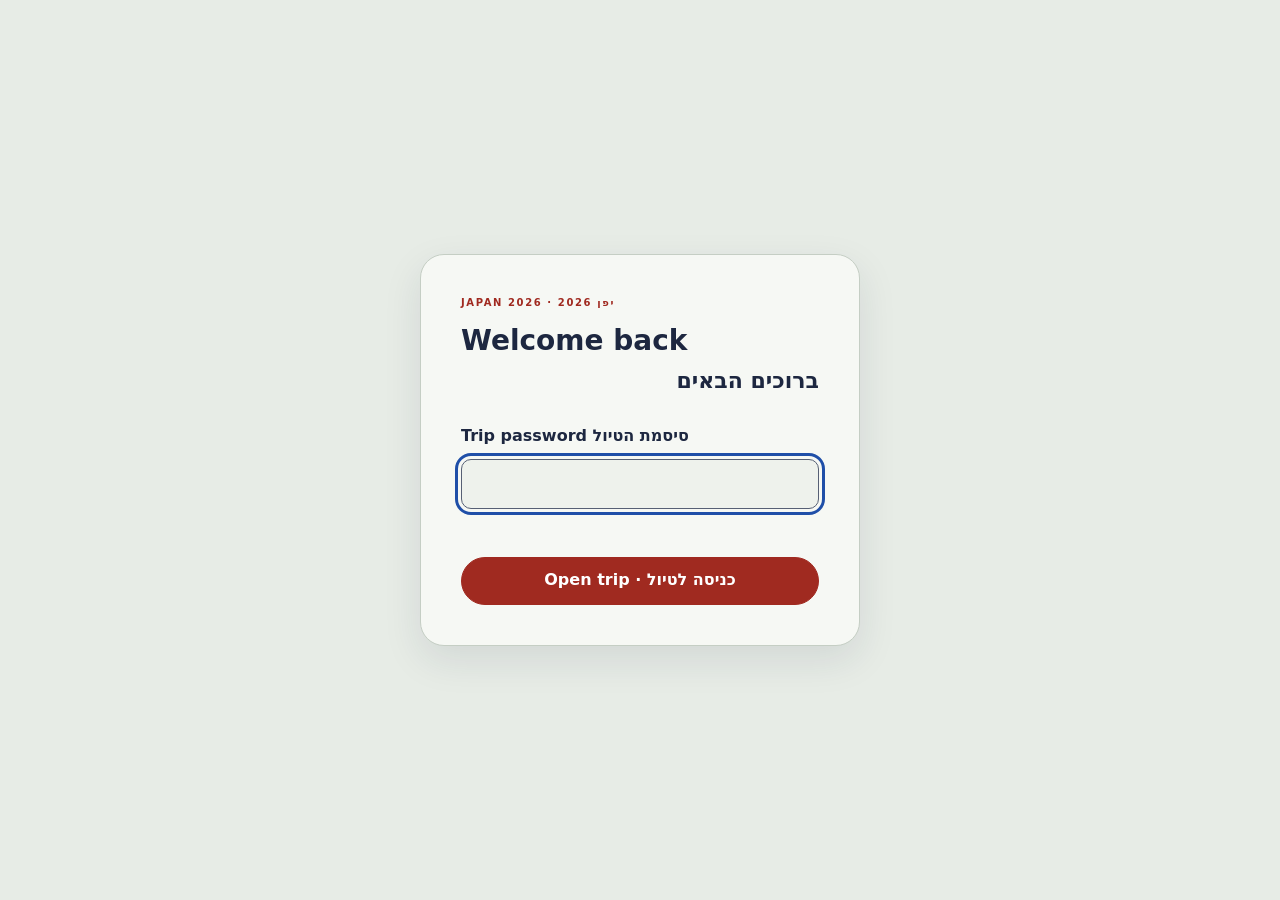
<file: index.html>
<!doctype html>
<html lang="en" dir="ltr">
<head>
  <meta charset="utf-8">
  <meta name="viewport" content="width=device-width,initial-scale=1,viewport-fit=cover">
  <meta name="theme-color" content="#17264b">
  <meta name="description" content="Private bilingual control center for the Horn family Japan trip, 29 September to 21 October 2026.">
  <title>Japan 2026 · Horn Family Trip Control Center</title>
  <link rel="manifest" href="manifest.json">
  <link rel="icon" href="assets/family-icon.jpeg?v=2.19.1" type="image/jpeg">
  <link rel="stylesheet" href="japan-2026-v2.css?v=2.19.1">
  <link rel="apple-touch-icon" href="assets/apple-touch-icon.png">
</head>
<body>
  <section class="access-screen" id="accessScreen" aria-labelledby="accessTitle">
    <form class="access-card" id="accessForm">
      <p class="eyebrow">JAPAN 2026 · יפן 2026</p>
      <h1 id="accessTitle">Welcome back <span lang="he" dir="rtl">ברוכים הבאים</span></h1>
      <label for="accessPassword">Trip password <span lang="he" dir="rtl">סיסמת הטיול</span></label>
      <input id="accessPassword" type="password" autocomplete="current-password" required autofocus aria-describedby="accessError" dir="ltr">
      <p id="accessError" role="alert"></p>
      <button class="primary-button" type="submit" id="accessSubmit">Open trip · כניסה לטיול</button>
      <noscript><p>Enable JavaScript to open the trip. <span lang="he" dir="rtl">יש להפעיל JavaScript כדי לפתוח את הטיול.</span></p></noscript>
    </form>
  </section>
  <div id="tripApplication" hidden inert>
  <a class="skip-link" href="#main">Skip to trip content</a>
  <div class="ambient ambient-a" aria-hidden="true"></div>
  <div class="ambient ambient-b" aria-hidden="true"></div>

  <header class="app-header">
    <div class="header-main">
      <button class="monogram" id="monogram" type="button" aria-label="Japan 2026 home" title="Japan 2026">日</button>
      <div class="brand-copy">
        <p class="eyebrow" data-i18n="privateControl">PRIVATE TRIP CONTROL</p>
        <h1 data-i18n="appTitle">Japan 2026</h1>
        <p data-i18n="appSubtitle">Gilad solo · then the Horn family of five</p>
      </div>
      <div class="header-actions">
        <button class="icon-button me-button" id="meButton" type="button" data-who-open="true"><img id="meFace" alt="" width="28" height="28" hidden><span id="meMark" aria-hidden="true">誰</span><span class="button-label" id="meName">Who?</span></button>
        <button class="icon-button" id="accessLock" type="button"><span aria-hidden="true">▣</span><span class="lock-en">Lock</span><span class="lock-he" lang="he">נעילה</span></button>
        <button class="icon-button secrets-button" id="secretsToggle" type="button" aria-haspopup="dialog" aria-controls="secretsDialog">
          <span class="secret-mark" aria-hidden="true">秘</span><span class="button-label" data-i18n="secrets">Secrets</span><span class="secret-badge" id="secretBadge">0/7</span>
        </button>
        <button class="icon-button" id="languageToggle" type="button" aria-label="Switch language">
          <span aria-hidden="true">א/A</span><span class="button-label" data-i18n="language">עברית</span>
        </button>
        <button class="icon-button" id="soundToggle" type="button" aria-label="Open soundscape controls" aria-expanded="false">
          <span aria-hidden="true">♫</span><span class="button-label" data-i18n="sound">Soundscape</span>
        </button>
        <button class="icon-button" id="themeToggle" type="button">
          <span aria-hidden="true">◐</span><span class="button-label">Theme</span>
        </button>
      </div>
    </div>

    <section class="sound-panel" id="soundPanel" hidden aria-labelledby="soundHeading">
      <div>
        <p class="eyebrow" data-i18n="soundEyebrow">QUIET BY DEFAULT</p>
        <h2 id="soundHeading" data-i18n="soundHeading">Tokyo rain + distant chimes</h2>
        <p data-i18n="soundNote">Starts only when you choose. Volume is remembered on this device.</p>
        <div class="sound-mode-switch" id="soundModeSwitch" role="group" aria-label="Soundscape mood">
          <button class="mode-pill" type="button" data-sound-mode="zen" aria-pressed="true"><span aria-hidden="true">琴</span> <span data-i18n="soundModeZen">Zen koto</span></button>
          <button class="mode-pill" type="button" data-sound-mode="trap" aria-pressed="false"><span aria-hidden="true">夜</span> <span data-i18n="soundModeTrap">Night trap</span></button>
        </div>
      </div>
      <div class="sound-controls">
        <button class="primary-button compact" id="audioPlay" type="button"><span aria-hidden="true">▶</span> <span data-i18n="startSound">Start</span></button>
        <label for="volume" data-i18n="volume">Volume</label>
        <input id="volume" type="range" min="0" max="1" step="0.05" value="0.28">
        <button class="ghost-button compact" id="stationChime" type="button" data-i18n="stationChime">Station chime</button>
      </div>
    </section>
    <div class="secret-flash" id="secretFlash" aria-hidden="true"><span id="secretFlashGlyph">秘</span></div>

    <div class="status-strip" id="statusStrip" aria-live="polite"></div>
  </header>

  <p style="margin:12px 24px;font-size:14px" role="note"><span lang="en" dir="ltr">Booking codes are omitted from this online copy. Keep your original confirmations available.</span> <span lang="he" dir="rtl">קודי ההזמנות הוסרו מהעותק המקוון. שמרו את אישורי ההזמנות המקוריים בהישג יד.</span></p>
  <div class="app-shell">
    <aside class="desktop-rail" aria-label="Primary">
      <nav class="primary-nav" id="desktopNav"></nav>
      <div class="rail-foot">
        <span class="status-dot"></span>
        <span data-i18n="localOnly">Local-only · no trackers</span>
      </div>
    </aside>

    <main id="main">
      <section class="view is-active" id="view-itinerary" data-view="itinerary" tabindex="-1">
        <div class="view-heading">
          <div>
            <p class="eyebrow" data-i18n="masterPlan">MASTER PLAN</p>
            <h2 data-i18n="itinerary">Itinerary</h2>
            <p data-i18n="itineraryIntro">A realistic day-by-day plan with buffers, fallbacks, maps, notes, and booking actions.</p>
          </div>
          <div class="view-actions">
            <button class="ghost-button" id="expandAll" type="button" data-i18n="expandAll">Expand all</button>
            <button class="ghost-button" id="collapseAll" type="button" data-i18n="collapseAll">Collapse all</button>
          </div>
        </div>

        <section class="hero-grid" aria-label="Trip overview">
          <article class="countdown-card" id="countdownCard"></article>
          <article class="next-action-card" id="nextActionCard"></article>
          <figure class="hero-photo pop-hero-art">
            <img src="assets/japan-pop-hero-v3.webp" alt="Colorful illustrated Japan scene with Mount Fuji, a castle, Shinkansen, torii gates, sakura, lucky cat, and capsule-toy machine" width="1536" height="1024">
            <figcaption><span data-i18n="popHeroCaption">Japan, turned all the way up.</span></figcaption>
          </figure>
        </section>

        <section class="discovery-board" aria-labelledby="discoveryTitle">
          <div class="discovery-banner">
            <img src="assets/japan-secrets-banner.webp" alt="Washi-style Japan collage with Mount Fuji, a pagoda, torii gates, Shinkansen, samurai helmet, capsule toy machine, and lucky cat" width="2172" height="724">
            <div class="discovery-overlay">
              <p class="eyebrow" data-i18n="discoveryEyebrow">🇯🇵 OPTIONAL DETOURS · ZERO HOMEWORK</p>
              <h3 id="discoveryTitle" data-i18n="discoveryTitle">Japan side quests</h3>
              <p data-i18n="discoveryIntro">Design, temples, tiny prizes, and one suspicious stationmaster. Add only what fits the day.</p>
              <p class="extras-counter" id="extrasCounter" aria-live="polite"></p>
              <button class="primary-button secret-cta" id="secretsHeroButton" type="button"><span aria-hidden="true">秘</span> <span data-i18n="openSecrets">Open 7 obvious secrets</span></button>
            </div>
          </div>
          <div class="side-quest-grid" id="sideQuestGrid"></div>
        </section>

        <div class="segment-tabs" id="segmentTabs" role="group" aria-label="Trip segments"></div>
        <div class="tag-filters" id="tagFilters" role="toolbar" aria-label="Filter options"></div>
        <div class="legend-row" id="legendRow"></div>
        <div class="timeline" id="timeline"></div>
      </section>

      <section class="view" id="view-stays" data-view="stays" tabindex="-1">
        <div class="view-heading">
          <div><p class="eyebrow" data-i18n="sleepPlan">SLEEP PLAN</p><h2 data-i18n="stays">Stays</h2><p data-i18n="staysIntro">Confirmed lodging, the solo-hotel decision, cancellation cliffs, and door-to-door directions.</p></div>
        </div>
        <div id="stayDecision"></div>
        <div class="card-grid two-column" id="staysGrid"></div>
      </section>

      <section class="view" id="view-transit" data-view="transit" tabindex="-1">
        <div class="view-heading">
          <div><p class="eyebrow" data-i18n="movementDesk">MOVEMENT DESK</p><h2 data-i18n="transit">Transit</h2><p data-i18n="transitIntro">Every consequential transfer in one scannable place: fare, booking rule, seat, luggage, backup, and platform logic.</p></div>
        </div>
        <div class="section-label"><span data-i18n="flights">Flights</span></div>
        <div class="card-grid three-column" id="flightsGrid"></div>
        <div id="airportReunion"></div>
        <div id="railBookingDesk"></div>
        <div id="carDays"></div>
        <div class="section-label"><span data-i18n="railAndRoad">Rail & road</span></div>
        <div class="transit-list" id="transitList"></div>
      </section>

      <section class="view" id="view-maps" data-view="maps" tabindex="-1">
        <div class="view-heading">
          <div><p class="eyebrow" data-i18n="mapRoom">MAP ROOM</p><h2 data-i18n="maps">Maps</h2><p data-i18n="mapsIntro">Deliberately link-first: fast on a phone, no slow embed wall, and no private itinerary sent to a map provider until you tap.</p></div>
        </div>
        <div class="map-hero" id="mapHero"></div>
        <div class="section-label"><span data-i18n="regionMaps">Regional map desk</span></div>
        <div class="region-map-grid" id="regionMapGrid"></div>
        <div class="section-label"><span data-i18n="categoryMaps">Themes & split routes</span></div>
        <div class="map-grid" id="mapGrid"></div>
        <div class="section-label"><span data-i18n="dailyMaps">Every day</span></div>
        <div class="day-map-list" id="dayMapList"></div>
      </section>

      <section class="view" id="view-museums" data-view="museums" tabindex="-1">
        <div class="view-heading">
          <div><p class="eyebrow" data-i18n="curatedCulture">CURATED CULTURE</p><h2 data-i18n="museums">Museums</h2><p data-i18n="museumsIntro">A short, opinionated list matched to water systems, trains, design, nostalgia, and the whole family.</p></div>
        </div>
        <div class="filter-bar" id="museumFilters"></div>
        <div class="card-grid three-column" id="museumGrid"></div>
      </section>

      <section class="view" id="view-food" data-view="food" tabindex="-1">
        <div class="view-heading">
          <div><p class="eyebrow" data-i18n="tableReady">TABLE-READY JAPANESE</p><h2 data-i18n="food">Food Cards</h2><p data-i18n="foodIntro">Tap a card to show it full-screen. These describe dietary restrictions accurately; they do not claim an allergy.</p></div>
        </div>
        <div class="food-summary" id="foodSummary"></div>
        <div class="card-grid two-column" id="foodGrid"></div>
      </section>

      <section class="view" id="view-planner" data-view="planner" tabindex="-1">
        <div class="view-heading">
          <div><p class="eyebrow" data-i18n="actionDesk">ACTION DESK</p><h2 data-i18n="planner">Action checklist</h2><p data-i18n="plannerIntro">Every purchase, confirmation, document, and day-of task—with names, timing, instructions, and official links.</p></div>
        </div>
        <div id="checklistOverview"></div>
        <div class="checklist-filters" id="checklistFilters" aria-label="Checklist filters"></div>
        <div id="checklists"></div>
        <div class="section-label"><span data-i18n="decisions">Decisions & open questions</span></div>
        <div id="decisionsList"></div>
        <div class="section-label"><span data-i18n="smallDelights">Small delights</span></div>
        <div id="delights"></div>
      </section>
    </main>
  </div>

  <div class="plan-dock" id="planDock"></div>
  <nav class="mobile-nav" id="mobileNav" aria-label="Primary"></nav>

  <dialog class="plan-dialog" id="planDialog" aria-labelledby="planTitle">
    <div class="plan-shell">
      <button class="dialog-close" id="planClose" type="button" aria-label="Close">×</button>
      <p class="eyebrow">選 · PLAN</p>
      <h2 id="planTitle">Your plan</h2>
      <p class="plan-summary" id="planSummary"></p>
      <div class="plan-actions">
        <button class="primary-button compact" id="planCopy" type="button">Copy plan as text</button>
        <button class="ghost-button compact" id="planShare" type="button">Share</button>
        <button class="ghost-button compact" id="planPrint" type="button">Print</button>
        <button class="ghost-button compact" id="planWho" type="button">Switch person</button>
      </div>
      <div class="plan-body" id="planBody"></div>
    </div>
  </dialog>

  <dialog class="who-dialog" id="whoDialog" aria-labelledby="whoTitle">
    <div class="who-shell">
      <button class="dialog-close" id="whoClose" type="button" aria-label="Close · סגירה" hidden>×</button>
      <p class="eyebrow">誰ですか · WHO · מי</p>
      <h2 id="whoTitle"><span lang="he" dir="rtl">מי אתם? לחצו על עצמכם בתמונה</span><span lang="en" dir="ltr">Who are you? Tap yourself in the picture</span></h2>
      <div class="who-photo" id="whoPhoto">
        <img class="who-art" src="assets/who-family.webp" alt="The Horn family in an onsen under Mount Fuji · משפחת הורן באונסן מול הר פוג׳י" width="840" height="838">
        <div class="who-spots" id="whoSpots"></div>
      </div>
      <p class="who-hello" id="whoHello" aria-live="polite"></p>
      <p class="who-note"><span lang="he" dir="rtl">נשמר בטלפון הזה. אפשר להחליף בכל רגע מהכפתור למעלה.</span> <span lang="en" dir="ltr">Saved on this phone. Switch any time from the button at the top.</span></p>
    </div>
  </dialog>

  <dialog class="code-dialog" id="codeDialog" aria-labelledby="codeTitle">
    <form class="code-shell" id="codeForm">
      <img class="code-face" src="assets/who-gilad.webp" alt="" width="72" height="72">
      <h2 id="codeTitle">Gilad’s code</h2>
      <p id="codeIntro"></p>
      <input id="codeInput" type="password" inputmode="numeric" pattern="[0-9]*" maxlength="4" autocomplete="off" dir="ltr" aria-describedby="codeError">
      <p class="code-error" id="codeError" role="alert"></p>
      <div class="code-actions">
        <button class="primary-button compact" id="codeSubmit" type="submit">Unlock</button>
        <button class="ghost-button compact" id="codeCancel" type="button">Cancel</button>
      </div>
    </form>
  </dialog>

  <dialog class="food-dialog" id="foodDialog" aria-labelledby="foodDialogLabel">
    <form method="dialog" class="dialog-shell">
      <button class="dialog-close" value="close" aria-label="Close">×</button>
      <p class="eyebrow" id="foodDialogLabel"></p>
      <div class="japanese-card" id="foodDialogJapanese" lang="ja"></div>
      <p id="foodDialogTranslation"></p>
      <div class="dialog-actions">
        <button class="primary-button" id="copyFoodCard" type="button"><span aria-hidden="true">⧉</span> <span data-i18n="copyJapanese">Copy Japanese</span></button>
        <button class="ghost-button" id="largeFoodCard" type="button"><span aria-hidden="true">文</span> <span data-i18n="largeText">Large text</span></button>
      </div>
    </form>
  </dialog>

  <dialog class="secrets-dialog" id="secretsDialog" aria-labelledby="secretsTitle">
    <div class="secrets-shell">
      <form method="dialog"><button class="dialog-close" value="close" aria-label="Close">×</button></form>
      <div class="secrets-heading">
        <div>
          <p class="eyebrow" data-i18n="secretsEyebrow">秘密基地 · SECRET BASE</p>
          <h2 id="secretsTitle" data-i18n="secretsTitle">The very obvious Easter eggs</h2>
          <p data-i18n="secretsIntro">Nothing is hidden behind impossible clues. Tap every experiment; discoveries stay checked on this device.</p>
        </div>
        <div class="discovery-score"><strong id="secretsCount">0/7</strong><span data-i18n="found">found</span></div>
      </div>
      <div class="secrets-layout">
        <article class="omikuji-card">
          <img src="assets/tanuki-omikuji.webp" alt="Washi illustration of a cheerful tanuki stationmaster holding a blank ticket beside a shrine fortune box and lucky cat" width="1254" height="1254">
          <div class="omikuji-copy">
            <p class="eyebrow" data-i18n="tanukiDesk">TANUKI STATIONMASTER’S DESK</p>
            <div class="secret-result" id="secretResult" aria-live="polite" data-i18n="secretResultDefault">Your fortune is waiting. The tanuki claims the train is on time.</div>
          </div>
        </article>
        <div class="secret-grid" id="secretGrid"></div>
      </div>
      <p class="secret-clue" data-i18n="secretClue">Still want something hidden? Tap the 日 seal five times. Keyboard adventurers may remember an old ↑ ↑ ↓ ↓ ritual.</p>
    </div>
  </dialog>

  <div class="toast" id="toast" role="status" aria-live="polite"></div>
  <div class="train-easter-egg" id="trainEasterEgg" aria-hidden="true"><span>🚃</span><span>🚃</span><span>🚃</span></div>
  <div class="kaiju" id="kaiju" aria-hidden="true">ゴ</div>
  <div class="samurai-mission" id="samuraiMission" role="status" aria-live="polite" aria-hidden="true"><span aria-hidden="true">侍</span><strong data-i18n="samuraiMission">SAMURAI FOCUS · Protect the itinerary. Defeat one checklist item.</strong></div>
  </div>
  <div class="plan-print-area" id="planPrintArea"></div>
  <script src="access-gate.js?v=2.19.1" defer></script>
</body>
</html>
</file>
<file: japan-2026-v2.css>
:root {
  color-scheme: light;
  /* Station paper, deep indigo ink, vermilion seal. */
  --bg: #e7ece6;
  --paper: #f6f8f4;
  --paper-2: #dde4dc;
  --ivory: #eef2ec;
  --ink: #1d2740;
  --muted: #566074;
  --line: #c5cec4;
  --indigo: #1d2740;
  --indigo-2: #2f4270;
  --on-indigo: #eef1f6;
  --on-indigo-muted: rgba(238,241,246,.74);
  --maple: #c4372b;
  --maple-dark: #a02a20;
  --accent-fill: #a02a20;
  --stamp-soft: rgba(196,55,43,.08);
  --moss: #2f6b5e;
  --moss-fill: #2f6b5e;
  --ginkgo: #b38a2e;
  --ginkgo-light: #d6ae4e;
  --gold-text: #7a5c12;
  --river: #3d6e8c;
  --orange: #c9642d;
  --booked: #1d2740;
  --booked-ink: #eef1f6;
  --c1: #4e8c6e; --c2: #b38a2e; --c3: #c9642d; --c4: #b3261e;
  --callout: #f1ecdd;
  --callout-warning: #f5e6e2;
  --callout-info: #e2ebee;
  --focus: #1f4fa8;
  --scrim: rgba(10,14,20,.5);
  --shadow: 0 14px 38px rgba(29,39,64,.1);
  --shadow-soft: 0 6px 18px rgba(29,39,64,.08);
  --radius: 16px;
  --safe-bottom: env(safe-area-inset-bottom, 0px);
  --font-sans: "Hiragino Sans", "Yu Gothic UI", "Yu Gothic", "Noto Sans JP", "Segoe UI", system-ui, -apple-system, Arial, sans-serif;
  --font-he: "Segoe UI", "Arial Hebrew", "Noto Sans Hebrew", "Hiragino Sans", Arial, sans-serif;
  --font-display: var(--font-sans);
  font-family: var(--font-sans);
  font-synthesis: none;
}
@media (prefers-color-scheme: dark) {
  :root:not([data-theme="light"]) {
    color-scheme: dark;
    --bg: #12171e; --paper: #19202a; --paper-2: #242d3a; --ivory: #1f2733;
    --ink: #e4e8ee; --muted: #9aa4b2; --line: #2b3441;
    --indigo: #26324a; --indigo-2: #33466c;
    --maple: #e8574a; --maple-dark: #f07e72; --accent-fill: #b8392d; --stamp-soft: rgba(232,87,74,.12);
    --moss: #72b5a5; --moss-fill: #2e6b5d; --ginkgo: #d6ae4e; --gold-text: #d6ae4e; --river: #7fb0cc; --orange: #e08450;
    --booked: #2a3547; --booked-ink: #e9edf4;
    --c1: #6fb38f; --c2: #d6ae4e; --c3: #e08450; --c4: #ee6a5f;
    --callout: #2a2618; --callout-warning: #3a2421; --callout-info: #1c2b34;
    --focus: #8db4ff; --scrim: rgba(0,0,0,.6);
    --shadow: 0 14px 38px rgba(0,0,0,.35); --shadow-soft: 0 6px 18px rgba(0,0,0,.28);
  }
}
:root[data-theme="dark"] {
  color-scheme: dark;
  --bg: #12171e; --paper: #19202a; --paper-2: #242d3a; --ivory: #1f2733;
  --ink: #e4e8ee; --muted: #9aa4b2; --line: #2b3441;
  --indigo: #26324a; --indigo-2: #33466c;
  --maple: #e8574a; --maple-dark: #f07e72; --accent-fill: #b8392d; --stamp-soft: rgba(232,87,74,.12);
  --moss: #72b5a5; --moss-fill: #2e6b5d; --ginkgo: #d6ae4e; --gold-text: #d6ae4e; --river: #7fb0cc; --orange: #e08450;
  --booked: #2a3547; --booked-ink: #e9edf4;
  --c1: #6fb38f; --c2: #d6ae4e; --c3: #e08450; --c4: #ee6a5f;
  --callout: #2a2618; --callout-warning: #3a2421; --callout-info: #1c2b34;
  --focus: #8db4ff; --scrim: rgba(0,0,0,.6);
  --shadow: 0 14px 38px rgba(0,0,0,.35); --shadow-soft: 0 6px 18px rgba(0,0,0,.28);
}

* { box-sizing: border-box; }
html { scroll-behavior: smooth; }
body {
  margin: 0;
  color: var(--ink);
  background: var(--bg);
  font-family: var(--font-sans);
  min-width: 320px;
  min-height: 100vh;
  line-height: 1.55;
  overflow-x: hidden;
}
button, input, textarea, select { font: inherit; }
button, a, select, input[type="checkbox"] { -webkit-tap-highlight-color: transparent; }
button { color: inherit; }
a { color: var(--indigo-2); text-underline-offset: 3px; }
a:hover { color: var(--maple-dark); }
img { display: block; max-width: 100%; }

.skip-link {
  position: fixed;
  z-index: 1000;
  inset-inline-start: 16px;
  top: -80px;
  padding: 12px 16px;
  color: white;
  background: var(--maple-dark);
  border-radius: 8px;
}
.skip-link:focus { top: 16px; }

.ambient {
  position: fixed;
  z-index: -1;
  border: 1px solid rgba(23, 38, 75, .09);
  border-radius: 50%;
  pointer-events: none;
}
.ambient-a { width: 480px; height: 480px; top: 16%; right: -260px; }
.ambient-b { width: 320px; height: 320px; bottom: 9%; left: -180px; }

.app-header {
  position: sticky;
  z-index: 50;
  top: 0;
  background: rgba(244, 240, 232, .95);
  border-bottom: 1px solid var(--line);
  backdrop-filter: blur(18px);
}
.header-main {
  min-height: 88px;
  display: flex;
  align-items: center;
  gap: 14px;
  max-width: 1480px;
  margin: 0 auto;
  padding: 12px 24px;
}
.monogram {
  width: 56px;
  height: 56px;
  flex: 0 0 56px;
  display: grid;
  place-items: center;
  border: 1px solid var(--indigo);
  border-radius: 50%;
  color: var(--paper);
  background: var(--indigo);
  box-shadow: inset 0 0 0 5px var(--paper), inset 0 0 0 6px var(--maple);
  cursor: pointer;
  font-family: var(--font-display);
  font-size: 23px;
  font-weight: 700;
}
.brand-copy { min-width: 0; }
.brand-copy h1 { margin: -2px 0 0; font: 700 clamp(22px, 3vw, 31px)/1.05 var(--font-display); letter-spacing: -.02em; }
.brand-copy > p:last-child { margin: 3px 0 0; color: var(--muted); font-size: 13px; }
.eyebrow { margin: 0 0 5px; color: var(--maple-dark); font-size: 10px; font-weight: 800; letter-spacing: .16em; text-transform: uppercase; }
.header-actions { display: flex; gap: 8px; margin-inline-start: auto; }
.icon-button.secrets-button { position: relative; color: white; background: var(--maple-dark); border-color: var(--maple-dark); box-shadow: 0 7px 20px rgba(141,48,43,.2); }
.icon-button.secrets-button:hover { color: white; background: var(--maple); border-color: var(--maple); }
.secret-mark { display: grid; width: 25px; height: 25px; place-items: center; color: var(--maple-dark); background: var(--ginkgo); border-radius: 50%; font-family: var(--font-display); font-size: 15px; }
.secret-badge { min-width: 35px; padding: 2px 6px; color: white; background: rgba(255,255,255,.17); border-radius: 999px; font-size: 10px; font-variant-numeric: tabular-nums; }
.secret-badge.is-complete { color: var(--indigo); background: var(--ginkgo); }
.icon-button, .ghost-button, .primary-button, .small-button, .map-button, .link-button {
  min-height: 44px;
  border: 1px solid var(--line);
  border-radius: 10px;
  padding: 8px 13px;
  background: var(--paper);
  cursor: pointer;
  font-weight: 750;
  transition: transform .18s ease, border-color .18s ease, background .18s ease;
}
.icon-button { display: inline-flex; align-items: center; gap: 7px; }
.icon-button:hover, .ghost-button:hover, .small-button:hover, .map-button:hover, .link-button:hover { border-color: var(--indigo-2); transform: translateY(-1px); }
.primary-button { border-color: var(--indigo); background: var(--indigo); color: white; }
.primary-button:hover { background: var(--indigo-2); transform: translateY(-1px); }
.compact { min-height: 36px; padding: 5px 10px; font-size: 12px; }
.link-button { text-decoration: none; display: inline-flex; align-items: center; gap: 7px; }
.link-button.primary { border-color: var(--indigo); background: var(--indigo); color: white; }

.sound-panel {
  max-width: 1480px;
  margin: 0 auto;
  padding: 16px 24px;
  display: flex;
  align-items: center;
  justify-content: space-between;
  gap: 20px;
  color: var(--paper);
  background: var(--indigo);
}
.sound-panel[hidden] { display: none; }
.sound-panel h2 { margin: 0 0 3px; font: 700 18px/1.2 var(--font-display); }
.sound-panel p:last-child { margin: 0; color: #dce1ed; font-size: 12px; }
.sound-controls { display: flex; align-items: center; gap: 10px; }
.sound-controls .ghost-button { color: white; background: transparent; border-color: rgba(255,255,255,.34); }
.sound-controls input { accent-color: var(--maple); width: 140px; }

.status-strip {
  max-width: 1480px;
  margin: 0 auto;
  display: grid;
  grid-template-columns: minmax(0, 1fr) auto;
  gap: 14px;
  align-items: center;
  padding: 8px 24px 10px 94px;
  font-size: 12px;
  color: var(--muted);
}
.status-strip strong { color: var(--ink); }
.progress-track { width: 150px; height: 5px; overflow: hidden; background: var(--paper-2); border-radius: 99px; }
.progress-fill { height: 100%; background: var(--maple); }

.app-shell { max-width: 1480px; margin: 0 auto; display: grid; grid-template-columns: 210px minmax(0, 1fr); }
.desktop-rail {
  position: sticky;
  top: 124px;
  height: calc(100vh - 124px);
  display: flex;
  flex-direction: column;
  padding: 26px 18px;
  border-inline-end: 1px solid var(--line);
}
.primary-nav { display: grid; gap: 5px; }
.nav-button {
  width: 100%;
  min-height: 48px;
  display: grid;
  grid-template-columns: 28px 1fr;
  align-items: center;
  gap: 8px;
  padding: 8px 10px;
  border: 0;
  border-inline-start: 3px solid transparent;
  border-radius: 4px 10px 10px 4px;
  background: transparent;
  text-align: start;
  cursor: pointer;
  font-weight: 750;
}
.nav-button:hover { background: rgba(23,38,75,.06); }
.nav-button[aria-current="page"] { color: var(--indigo); background: var(--paper); border-inline-start-color: var(--maple); box-shadow: var(--shadow-soft); }
.nav-icon { font-size: 18px; }
.rail-foot { margin-top: auto; display: flex; align-items: center; gap: 8px; color: var(--muted); font-size: 11px; }
.status-dot { width: 8px; height: 8px; border-radius: 50%; background: var(--moss); box-shadow: 0 0 0 4px rgba(63,102,87,.13); }

main { min-width: 0; padding: 40px clamp(22px, 4vw, 64px) 72px; }
.view { display: none; }
.view.is-active { display: block; animation: view-in .3s ease both; }
@keyframes view-in { from { opacity: 0; transform: translateY(5px); } }
.view-heading { display: flex; justify-content: space-between; align-items: flex-end; gap: 20px; margin-bottom: 24px; }
.view-heading h2 { margin: 0; color: var(--indigo); font: 700 clamp(32px, 5vw, 54px)/1.04 var(--font-display); letter-spacing: -.035em; }
.view-heading p:last-child { max-width: 760px; margin: 9px 0 0; color: var(--muted); }
.view-actions { display: flex; gap: 8px; flex: 0 0 auto; }

.hero-grid { display: grid; grid-template-columns: .82fr 1fr 1.25fr; gap: 14px; margin-bottom: 24px; }
.countdown-card, .next-action-card, .hero-photo {
  min-height: 230px;
  margin: 0;
  overflow: hidden;
  border: 1px solid var(--line);
  background: var(--paper);
  box-shadow: var(--shadow-soft);
}
.countdown-card, .next-action-card { padding: 24px; display: flex; flex-direction: column; justify-content: space-between; }
.countdown-card { color: white; background: var(--indigo); border-color: var(--indigo); }
.count-number { display: block; font: 700 clamp(48px, 7vw, 76px)/.9 var(--font-display); letter-spacing: -.06em; }
.count-label { display: block; margin-top: 8px; color: #d9dfed; font-size: 13px; }
.countdown-card .micro-row { color: #d9dfed; }
.next-action-card { border-top: 4px solid var(--maple); }
.next-action-card h3 { margin: 5px 0; font: 700 21px/1.15 var(--font-display); }
.next-action-card p { margin: 0; color: var(--muted); font-size: 13px; }
.hero-photo { position: relative; }
.hero-photo img { width: 100%; height: 100%; min-height: 230px; object-fit: cover; }
.hero-photo figcaption { position: absolute; inset: auto 0 0; padding: 12px 16px; color: white; background: rgba(10,15,23,.86); font-size: 11px; }
.hero-photo a { color: white; }

.discovery-board { margin: 0 0 28px; border: 1px solid var(--line); background: var(--paper); box-shadow: var(--shadow); }
.discovery-banner { position: relative; min-height: 310px; margin: 0; overflow: hidden; background: var(--indigo); }
.discovery-banner > img { position: absolute; inset: 0; width: 100%; height: 100%; object-fit: cover; object-position: center; }
.discovery-banner::after { content: ""; position: absolute; inset: 0; background: linear-gradient(90deg, rgba(9,17,36,.91) 0%, rgba(9,17,36,.7) 36%, rgba(9,17,36,.04) 72%); }
[dir="rtl"] .discovery-banner::after { background: linear-gradient(-90deg, rgba(9,17,36,.91) 0%, rgba(9,17,36,.7) 36%, rgba(9,17,36,.04) 72%); }
.discovery-overlay { position: relative; z-index: 1; display: flex; min-height: 310px; max-width: 580px; padding: clamp(28px,5vw,58px); flex-direction: column; align-items: flex-start; justify-content: center; color: white; }
.discovery-overlay .eyebrow { color: var(--ginkgo); }
.discovery-overlay h3 { max-width: 430px; margin: 3px 0 9px; font: 700 clamp(31px,5vw,52px)/.98 var(--font-display); letter-spacing: -.035em; }
.discovery-overlay p:not(.eyebrow) { max-width: 490px; margin: 0 0 18px; color: rgba(255,255,255,.82); font-size: 14px; }
.secret-cta { display: inline-flex; align-items: center; gap: 8px; color: var(--indigo); background: var(--ginkgo); border-color: var(--ginkgo); }
.secret-cta:hover { color: var(--indigo); background: #cba447; }
.side-quest-grid { display: grid; grid-template-columns: repeat(3,minmax(0,1fr)); }
.side-quest-card { display: grid; min-height: 225px; grid-template-columns: 46px minmax(0,1fr); gap: 13px; padding: 21px; border-top: 1px solid var(--line); border-inline-end: 1px solid var(--line); }
.side-quest-card:nth-child(3n) { border-inline-end: 0; }
.side-quest-icon { display: grid; width: 42px; height: 42px; place-items: center; color: var(--paper); background: var(--indigo); border-radius: 50%; box-shadow: inset 0 0 0 3px var(--paper), inset 0 0 0 4px var(--maple); font: 700 18px/1 var(--font-display); }
.side-quest-card h4 { margin: 2px 0 7px; color: var(--indigo); font: 700 18px/1.15 var(--font-display); }
.side-quest-card > div > p:not(.eyebrow) { margin: 0; color: var(--muted); font-size: 12px; line-height: 1.55; }
.side-quest-card .card-actions { margin-top: 14px; }

.segment-tabs { display: flex; gap: 8px; overflow-x: auto; padding: 2px 1px 9px; scrollbar-width: thin; }
.segment-tab {
  min-height: 44px;
  flex: 0 0 auto;
  padding: 8px 14px;
  border: 1px solid var(--line);
  border-radius: 999px;
  color: var(--muted);
  background: transparent;
  cursor: pointer;
  font-weight: 750;
  white-space: nowrap;
}
.segment-tab[aria-selected="true"] { color: white; background: var(--indigo); border-color: var(--indigo); }
.legend-row { display: flex; flex-wrap: wrap; gap: 8px 16px; margin: 8px 0 24px; color: var(--muted); font-size: 11px; }
.legend-item { display: inline-flex; align-items: center; gap: 5px; }
.legend-swatch { width: 8px; height: 8px; border-radius: 50%; }

.timeline { position: relative; display: grid; gap: 16px; }
.timeline::before { content: ""; position: absolute; inset-inline-start: 45px; top: 22px; bottom: 22px; width: 1px; background: var(--line); }
.day-card { position: relative; display: grid; grid-template-columns: 92px minmax(0, 1fr); gap: 18px; }
.date-marker { z-index: 1; width: 72px; height: 72px; display: grid; place-items: center; align-content: center; justify-self: center; border: 1px solid var(--line); border-radius: 50%; background: var(--ivory); box-shadow: inset 0 0 0 6px var(--paper); }
.date-marker strong { font: 700 23px/1 var(--font-display); }
.date-marker span { margin-top: 2px; color: var(--maple-dark); font-size: 10px; font-weight: 800; letter-spacing: .1em; }
.day-panel { overflow: hidden; border: 1px solid var(--line); background: var(--paper); box-shadow: var(--shadow-soft); }
.day-card.is-today .date-marker { color: white; background: var(--maple); border-color: var(--maple); box-shadow: inset 0 0 0 6px var(--paper), 0 0 0 3px rgba(185,69,59,.16); }
.day-card.is-today .date-marker span { color: white; }
.day-card.is-complete .day-panel { opacity: .65; }
.day-card.is-complete h3 { text-decoration: line-through; }
.day-summary { min-height: 106px; display: grid; grid-template-columns: minmax(0, 1fr) auto; gap: 12px; align-items: center; padding: 18px 20px; cursor: pointer; list-style: none; }
.day-summary::-webkit-details-marker { display: none; }
.day-summary h3 { margin: 3px 0 2px; color: var(--indigo); font: 700 clamp(19px, 2.5vw, 26px)/1.18 var(--font-display); }
.day-summary p { margin: 0; color: var(--muted); font-size: 12px; }
.summary-actions { display: flex; align-items: center; gap: 6px; }
.summary-actions button { position: relative; z-index: 2; }
.round-button { width: 44px; height: 44px; padding: 0; border: 1px solid var(--line); border-radius: 50%; background: transparent; cursor: pointer; }
.round-button:hover { border-color: var(--indigo); background: var(--ivory); }
.round-button.is-active { color: white; background: var(--maple); border-color: var(--maple); }
.chevron { width: 26px; color: var(--muted); font-size: 18px; transition: transform .2s ease; }
details[open] .chevron { transform: rotate(180deg); }
.day-body { padding: 0 20px 20px; border-top: 1px solid var(--line); }
.day-strap { display: flex; flex-wrap: wrap; gap: 7px; margin: 16px 0; }
.tag { display: inline-flex; align-items: center; min-height: 25px; padding: 3px 8px; border: 1px solid currentColor; border-radius: 999px; font-size: 10px; font-weight: 850; letter-spacing: .05em; text-transform: uppercase; }
.tag.green { color: var(--moss); background: rgba(63,102,87,.08); }
.tag.amber { color: #85631b; background: rgba(181,139,46,.09); }
.tag.red { color: var(--maple-dark); background: rgba(185,69,59,.08); }
.tag.blue { color: var(--river); background: rgba(46,113,140,.08); }
.tag.neutral { color: var(--muted); background: rgba(109,106,98,.06); }
.schedule-list { display: grid; gap: 0; }
.schedule-row { display: grid; grid-template-columns: 74px 24px minmax(0, 1fr); gap: 10px; padding: 12px 0; border-bottom: 1px dashed var(--line); }
.schedule-row:last-child { border-bottom: 0; }
.schedule-time { direction: ltr; text-align: start; color: var(--maple-dark); font-size: 12px; font-weight: 850; }
.schedule-icon { font-size: 16px; }
.schedule-copy h4 { margin: 0 0 3px; font-size: 14px; }
.schedule-copy p { margin: 0; color: var(--muted); font-size: 12px; }
.callout { margin: 15px 0 0; padding: 13px 15px; border-inline-start: 4px solid var(--ginkgo); background: #f7f2e4; font-size: 12px; }
.callout.warning { border-color: var(--maple); background: #f7eae6; }
.callout.info { border-color: var(--river); background: #e9f1f3; }
.day-photo { position: relative; height: 230px; margin: 0 -20px 14px; overflow: hidden; background: var(--paper-2); }
.day-photo img { width: 100%; height: 100%; object-fit: cover; }
.day-photo figcaption { position: absolute; inset: auto 0 0; padding: 8px 14px; color: white; background: rgba(10,15,23,.82); font-size: 10px; }
.day-photo a { color: white; }
.choice-grid { display: grid; grid-template-columns: repeat(2,minmax(0,1fr)); gap: 9px; margin: 16px 0 0; padding: 0; border: 0; }
.choice-grid legend { grid-column: 1 / -1; margin-bottom: 3px; color: var(--muted); font-size: 10px; font-weight: 850; letter-spacing: .1em; text-transform: uppercase; }
.choice-card { display: grid; grid-template-columns: 22px minmax(0,1fr); gap: 8px; min-height: 118px; padding: 13px; border: 1px solid var(--line); background: #fff; cursor: pointer; }
.choice-card.is-selected { border-color: var(--moss); box-shadow: inset 4px 0 0 var(--moss); background: #f5f8f3; }
[dir="rtl"] .choice-card.is-selected { box-shadow: inset -4px 0 0 var(--moss); }
.choice-card input { margin: 4px 0 0; accent-color: var(--moss); }
.choice-card strong { display: block; color: var(--indigo); font-size: 13px; }
.choice-card strong em { display: inline-block; margin-inline-start: 5px; padding: 2px 5px; border-radius: 999px; color: white; background: var(--moss); font: 800 8px/1.4 Inter, sans-serif; text-transform: uppercase; }
.choice-card small { display: block; margin: 2px 0 6px; color: var(--maple-dark); font-size: 9px; font-weight: 800; }
.choice-description { display: block; color: var(--muted); font-size: 11px; }
.choice-facts { display: flex; flex-wrap: wrap; gap: 4px; margin-top: 9px; }
.choice-facts i { display: inline-flex; padding: 2px 6px; border: 1px solid var(--line); border-radius: 999px; color: var(--muted); background: var(--paper); font-size: 8px; font-style: normal; font-weight: 750; }
.day-links, .card-actions { display: flex; flex-wrap: wrap; gap: 8px; margin-top: 16px; }
.note-area { margin-top: 14px; }
.note-area label { display: block; margin-bottom: 5px; color: var(--muted); font-size: 11px; font-weight: 800; text-transform: uppercase; letter-spacing: .08em; }
.note-area textarea { width: 100%; min-height: 78px; resize: vertical; border: 1px solid var(--line); border-radius: 8px; padding: 10px; color: var(--ink); background: white; }
.note-area textarea:focus, select:focus, button:focus-visible, a:focus-visible, input:focus-visible { outline: 3px solid rgba(46,113,140,.25); outline-offset: 2px; }

.section-label { display: flex; align-items: center; gap: 12px; margin: 28px 0 14px; color: var(--muted); font-size: 11px; font-weight: 850; letter-spacing: .13em; text-transform: uppercase; }
.section-label::after { content: ""; height: 1px; flex: 1; background: var(--line); }
.card-grid { display: grid; gap: 14px; }
.two-column { grid-template-columns: repeat(2, minmax(0, 1fr)); }
.three-column { grid-template-columns: repeat(3, minmax(0, 1fr)); }
.data-card { min-width: 0; padding: 20px; border: 1px solid var(--line); background: var(--paper); box-shadow: var(--shadow-soft); }
.data-card h3 { margin: 3px 0 6px; color: var(--indigo); font: 700 19px/1.2 var(--font-display); }
.data-card p { margin: 4px 0; color: var(--muted); font-size: 12px; }
.data-card .lead { color: var(--ink); font-size: 13px; }
.card-topline { display: flex; justify-content: space-between; align-items: flex-start; gap: 12px; }
.card-kicker { color: var(--maple-dark); font-size: 10px; font-weight: 850; letter-spacing: .12em; text-transform: uppercase; }
.icon-chip { width: 40px; height: 40px; display: grid; place-items: center; border: 1px solid var(--line); border-radius: 50%; background: var(--ivory); font-size: 18px; }
.detail-list { display: grid; grid-template-columns: auto minmax(0, 1fr); gap: 6px 12px; margin: 16px 0 0; font-size: 12px; }
.detail-list dt { color: var(--muted); }
.detail-list dd { margin: 0; font-weight: 700; overflow-wrap: anywhere; }
.copy-line { display: inline-flex; align-items: center; gap: 5px; direction: ltr; }
.copy-mini { width: 28px; height: 28px; border: 0; border-radius: 6px; background: var(--paper-2); cursor: pointer; }
.deadline-strip { margin: 14px -20px -20px; padding: 10px 20px; color: white; background: var(--maple-dark); font-size: 11px; font-weight: 800; }
.decision-box { padding: 20px; border: 1px solid var(--maple); border-inline-start-width: 6px; background: #fbf5eb; }
.decision-box h3 { margin: 0 0 6px; font: 700 20px/1.2 var(--font-display); }
.decision-box p { color: var(--muted); margin: 5px 0 14px; font-size: 12px; }
.option-switch { display: grid; grid-template-columns: repeat(2, minmax(0,1fr)); gap: 10px; }
.option-switch label { display: grid; grid-template-columns: 20px 1fr; gap: 8px; align-items: start; padding: 13px; border: 1px solid var(--line); background: var(--paper); cursor: pointer; }
.option-switch input { margin-top: 3px; accent-color: var(--maple); }
.option-switch strong { display: block; }
.option-switch small { display: block; margin-top: 3px; color: var(--muted); }

.flight-card { position: relative; overflow: hidden; min-height: 245px; }
.flight-card::after { content: ""; position: absolute; inset-inline-end: -31px; top: -31px; width: 90px; height: 90px; border: 18px solid rgba(23,38,75,.055); border-radius: 50%; }
.flight-route { margin: 15px 0; display: grid; grid-template-columns: 1fr 50px 1fr; align-items: center; }
.airport { font: 700 27px/1 var(--font-display); }
.airport:last-child { text-align: end; }
.route-line { height: 1px; background: var(--line); position: relative; }
.route-line::after { content: "✈"; position: absolute; left: 50%; top: 50%; transform: translate(-50%, -55%); background: var(--paper); padding: 0 5px; font-size: 15px; }
.flight-time { display: flex; justify-content: space-between; gap: 10px; direction: ltr; font-size: 12px; }
.airport-reunion { margin-top: 14px; border-inline-start: 6px solid var(--river); }
.reunion-steps { display: grid; grid-template-columns: repeat(3,minmax(0,1fr)); gap: 1px; margin: 16px 0 0; background: var(--line); border: 1px solid var(--line); }
.reunion-steps > div { padding: 13px; background: var(--paper); }
.reunion-steps strong { display: block; margin-bottom: 5px; color: var(--river); font-size: 12px; }
.reunion-steps span { display: block; color: var(--muted); font-size: 11px; }

.transit-list { display: grid; gap: 12px; }
.transit-card { display: grid; grid-template-columns: 160px minmax(0, 1fr) auto; gap: 18px; align-items: center; padding: 17px 18px; border: 1px solid var(--line); background: var(--paper); }
.transit-route h3 { margin: 2px 0 3px; color: var(--indigo); font: 700 17px/1.2 var(--font-display); }
.transit-route p { margin: 0; color: var(--muted); font-size: 11px; }
.transit-core { display: grid; grid-template-columns: repeat(4, minmax(90px, 1fr)); gap: 10px 16px; }
.mini-detail span { display: block; color: var(--muted); font-size: 9px; font-weight: 850; letter-spacing: .09em; text-transform: uppercase; }
.mini-detail strong { display: block; margin-top: 2px; font-size: 11px; }
.ticket-toggle { min-width: 92px; display: grid; place-items: center; gap: 4px; text-align: center; }
.ticket-toggle label { color: var(--muted); font-size: 10px; }
.switch { position: relative; width: 46px; height: 26px; display: inline-block; }
.switch input { opacity: 0; width: 0; height: 0; }
.slider { position: absolute; inset: 0; border: 1px solid var(--line); border-radius: 99px; background: var(--paper-2); cursor: pointer; }
.slider::before { content: ""; position: absolute; width: 20px; height: 20px; top: 2px; left: 2px; border-radius: 50%; background: white; box-shadow: 0 1px 4px rgba(0,0,0,.18); transition: .2s; }
.switch input:checked + .slider { background: var(--moss); border-color: var(--moss); }
.switch input:checked + .slider::before { transform: translateX(20px); }
[dir="rtl"] .slider::before { left: auto; right: 2px; }
[dir="rtl"] .switch input:checked + .slider::before { transform: translateX(-20px); }

.map-hero { min-height: 250px; display: grid; grid-template-columns: 1fr 1fr; overflow: hidden; border: 1px solid var(--line); background: var(--indigo); color: white; box-shadow: var(--shadow); }
.map-hero-copy { padding: clamp(24px, 5vw, 52px); }
.map-hero h3 { margin: 0 0 8px; font: 700 clamp(26px, 4vw, 42px)/1.05 var(--font-display); }
.map-hero p { max-width: 520px; color: #dbe0ec; }
.map-hero .link-button { margin-top: 12px; color: var(--indigo); }
.map-art { position: relative; min-height: 250px; background: #dbe3de; overflow: hidden; }
.map-art::before, .map-art::after { content: ""; position: absolute; border: 2px solid rgba(23,38,75,.34); border-radius: 50%; }
.map-art::before { width: 320px; height: 320px; top: -90px; left: 10%; }
.map-art::after { width: 190px; height: 190px; bottom: -60px; right: 8%; }
.route-path { position: absolute; inset: 50% auto auto 15%; width: 70%; height: 2px; background: var(--maple); transform: rotate(-9deg); }
.route-stop { position: absolute; width: 15px; height: 15px; border: 3px solid white; border-radius: 50%; background: var(--maple); box-shadow: 0 0 0 1px var(--maple-dark); }
.route-stop.tokyo { left: 15%; top: 60%; }
.route-stop.izu { left: 43%; top: 55%; }
.route-stop.kyoto { right: 17%; top: 40%; }
.route-label { position: absolute; font: 700 13px/1 var(--font-display); color: var(--indigo); }
.route-label.tokyo { left: 9%; top: 69%; }
.route-label.izu { left: 40%; top: 64%; }
.route-label.kyoto { right: 10%; top: 28%; }
.map-grid { display: grid; grid-template-columns: repeat(4,minmax(0,1fr)); gap: 12px; margin-top: 14px; }
.region-map-grid { display: grid; grid-template-columns: repeat(4,minmax(0,1fr)); gap: 12px; }
.region-map-grid .map-card { min-height: 180px; display: flex; flex-direction: column; border-top: 4px solid var(--river); }
.region-map-grid .map-card .link-button { margin-top: auto; align-self: flex-start; }
.map-card { min-height: 135px; padding: 16px; border: 1px solid var(--line); background: var(--paper); }
.map-card h3 { margin: 3px 0 5px; font: 700 16px/1.2 var(--font-display); }
.map-card p { margin: 0 0 10px; color: var(--muted); font-size: 11px; }
.day-map-list { display: grid; grid-template-columns: repeat(2,minmax(0,1fr)); gap: 1px; border: 1px solid var(--line); background: var(--line); }
.day-map-row { min-height: 76px; display: grid; grid-template-columns: 72px minmax(0,1fr) auto; gap: 10px; align-items: center; padding: 11px 13px; background: var(--paper); }
.day-map-row time { color: var(--maple-dark); font-size: 10px; font-weight: 850; text-transform: uppercase; }
.day-map-row h3 { margin: 0 0 2px; color: var(--indigo); font: 700 14px/1.15 var(--font-display); }
.day-map-row p { margin: 0; color: var(--muted); font-size: 10px; }

.filter-bar { display: flex; gap: 8px; flex-wrap: wrap; margin-bottom: 16px; }
.filter-button { min-height: 38px; padding: 6px 12px; border: 1px solid var(--line); border-radius: 999px; background: transparent; cursor: pointer; font-size: 12px; font-weight: 750; }
.filter-button.is-active { color: white; background: var(--indigo); border-color: var(--indigo); }
.museum-card { position: relative; }
.museum-card .favorite-corner { position: absolute; top: 13px; inset-inline-end: 13px; }
.museum-card .card-topline { padding-inline-end: 40px; }
.fit-meter { display: flex; gap: 3px; margin-top: 10px; }
.fit-meter span { width: 22px; height: 4px; background: var(--paper-2); }
.fit-meter span.on { background: var(--moss); }

.food-summary { margin-bottom: 16px; display: grid; grid-template-columns: repeat(4,minmax(0,1fr)); border: 1px solid var(--line); background: var(--paper); }
.food-summary-item { min-height: 82px; padding: 14px; border-inline-end: 1px solid var(--line); }
.food-summary-item:last-child { border-inline-end: 0; }
.food-summary-item strong { display: block; font-size: 18px; }
.food-summary-item span { color: var(--muted); font-size: 11px; }
.food-card { min-height: 230px; display: flex; flex-direction: column; cursor: pointer; border-top: 4px solid var(--indigo); }
.food-card:hover { border-color: var(--maple); transform: translateY(-2px); box-shadow: var(--shadow); }
.food-icon { font-size: 28px; }
.food-japanese-preview { margin: 10px 0; color: var(--ink); font-family: "Yu Mincho", serif; font-size: 16px; line-height: 1.8; }
.food-card .card-actions { margin-top: auto; }

.food-dialog { width: min(720px, calc(100% - 24px)); max-height: calc(100vh - 24px); border: 0; padding: 0; color: var(--ink); background: var(--paper); box-shadow: 0 28px 90px rgba(0,0,0,.3); }
.food-dialog::backdrop { background: rgba(16,20,29,.72); backdrop-filter: blur(5px); }
.dialog-shell { position: relative; padding: clamp(25px, 6vw, 62px); text-align: center; }
.dialog-close { position: absolute; top: 12px; inset-inline-end: 12px; width: 44px; height: 44px; border: 0; border-radius: 50%; background: var(--ivory); cursor: pointer; font-size: 24px; }
.japanese-card { margin: 24px 0; font-family: "Yu Mincho", serif; font-size: clamp(25px, 5vw, 42px); line-height: 1.65; }
.food-dialog p { color: var(--muted); }
.dialog-actions { display: flex; justify-content: center; gap: 8px; flex-wrap: wrap; }
.food-dialog.large-text .japanese-card { font-size: clamp(34px, 7vw, 58px); line-height: 1.75; }
.food-dialog.large-text #foodDialogTranslation { font-size: 19px; color: var(--ink); }

.secrets-dialog { width: min(1080px, calc(100% - 24px)); max-height: calc(100vh - 24px); overflow-y: auto; border: 0; padding: 0; color: var(--ink); background: var(--paper); box-shadow: 0 30px 100px rgba(0,0,0,.38); }
.secrets-dialog::backdrop { background: rgba(10,16,31,.78); backdrop-filter: blur(7px); }
.secrets-shell { position: relative; padding: clamp(24px,4.5vw,54px); }
.secrets-shell > form { position: absolute; z-index: 3; inset: 0 0 auto auto; }
[dir="rtl"] .secrets-shell > form { right: auto; left: 0; }
.secrets-heading { display: grid; grid-template-columns: minmax(0,1fr) auto; gap: 24px; align-items: end; margin-bottom: 24px; padding-inline-end: 36px; }
.secrets-heading h2 { margin: 2px 0 8px; color: var(--indigo); font: 700 clamp(30px,5vw,52px)/1 var(--font-display); letter-spacing: -.035em; }
.secrets-heading p:not(.eyebrow) { max-width: 720px; margin: 0; color: var(--muted); }
.discovery-score { display: grid; min-width: 92px; text-align: end; }
.discovery-score strong { color: var(--maple); font: 700 34px/1 var(--font-display); }
.discovery-score span { color: var(--muted); font-size: 12px; }
.secrets-layout { display: grid; grid-template-columns: minmax(260px,.74fr) minmax(0,1.35fr); gap: 18px; align-items: start; }
.omikuji-card { position: sticky; top: 0; overflow: hidden; border: 1px solid var(--line); background: var(--ivory); }
.omikuji-card img { width: 100%; aspect-ratio: 1; object-fit: cover; }
.omikuji-copy { padding: 17px; border-top: 1px solid var(--line); }
.secret-result { min-height: 74px; color: var(--indigo); font: 700 17px/1.4 var(--font-display); }
.secret-grid { display: grid; grid-template-columns: repeat(2,minmax(0,1fr)); gap: 9px; }
.secret-card { display: grid; min-height: 185px; grid-template-columns: 42px minmax(0,1fr); gap: 12px; padding: 16px; border: 1px solid var(--line); background: var(--paper); }
.secret-card.is-found { border-color: rgba(63,102,87,.5); background: rgba(63,102,87,.055); }
.secret-icon { display: grid; width: 40px; height: 40px; place-items: center; color: white; background: var(--maple-dark); border-radius: 50%; font: 700 18px/1 var(--font-display); }
.secret-card.is-found .secret-icon { background: var(--moss); }
.found-label { color: var(--maple); font-size: 9px; font-weight: 850; letter-spacing: .1em; text-transform: uppercase; }
.secret-card.is-found .found-label { color: var(--moss); }
.secret-card h3 { margin: 3px 0 5px; color: var(--indigo); font: 700 17px/1.15 var(--font-display); }
.secret-card p { margin: 0 0 11px; color: var(--muted); font-size: 11px; line-height: 1.45; }
.secret-clue { margin: 22px 0 0; padding: 13px 16px; color: var(--muted); background: var(--ivory); border-inline-start: 4px solid var(--ginkgo); font-size: 12px; }

.planner-grid { display: grid; grid-template-columns: 1.15fr .85fr; gap: 30px; }
.checklist-overview { display: grid; grid-template-columns: auto minmax(0,1fr) auto; gap: 22px; align-items: center; margin-bottom: 18px; padding: 22px; color: white; background: var(--indigo); border: 1px solid rgba(255,255,255,.12); box-shadow: var(--shadow); }
.checklist-score { display: flex; align-items: baseline; min-width: 92px; }
.checklist-score span { font: 700 48px/1 var(--font-display); }
.checklist-score small { color: rgba(255,255,255,.66); font-size: 18px; }
.checklist-progress-copy .eyebrow { color: var(--ginkgo); }
.checklist-progress-copy h3 { margin: 3px 0 5px; font: 700 21px/1.2 var(--font-display); }
.checklist-progress-copy p { max-width: 720px; margin: 0; color: rgba(255,255,255,.72); font-size: 14px; line-height: 1.5; }
.checklist-progress-track { height: 7px; margin-top: 14px; overflow: hidden; background: rgba(255,255,255,.15); }
.checklist-progress-track span { display: block; height: 100%; background: var(--ginkgo); transition: width .25s ease; }
.checklist-legend { display: grid; gap: 2px; min-width: 110px; text-align: end; }
.checklist-legend strong { color: var(--ginkgo); font: 700 25px/1 var(--font-display); }
.checklist-legend span { color: rgba(255,255,255,.66); font-size: 12px; }
.checklist-filters { display: flex; flex-wrap: wrap; gap: 7px; margin-bottom: 28px; }
.checklist-filters .filter-button span { display: inline-grid; min-width: 22px; height: 22px; margin-inline-start: 5px; place-items: center; color: var(--muted); background: rgba(23,38,75,.07); border-radius: 50%; font-size: 11px; }
.checklist-filters .filter-button.is-active span { color: var(--indigo); background: white; }
.action-group { margin-bottom: 34px; }
.action-group-heading { display: grid; grid-template-columns: minmax(0,1fr) auto; gap: 16px; align-items: end; margin-bottom: 10px; padding-bottom: 12px; border-bottom: 2px solid var(--ink); }
.action-group-heading h3 { margin: 3px 0; font: 700 24px/1.15 var(--font-display); }
.action-group-heading p:not(.eyebrow) { margin: 0; color: var(--muted); font-size: 14px; }
.action-group-heading > span { color: var(--muted); font-size: 14px; font-weight: 800; }
.action-task-list { display: grid; gap: 9px; }
.action-task { display: grid; grid-template-columns: 54px minmax(0,1fr); border: 1px solid var(--line); background: var(--paper); box-shadow: 0 2px 0 rgba(23,38,75,.03); transition: border-color .18s, opacity .18s; }
.action-task:hover { border-color: rgba(23,38,75,.36); }
.action-checkbox { display: grid; width: 54px; min-height: 84px; place-items: center; align-self: start; border-inline-end: 1px solid var(--line); cursor: pointer; }
.action-checkbox input { position: absolute; width: 1px; height: 1px; opacity: 0; pointer-events: none; }
.action-checkbox span { display: grid; width: 25px; height: 25px; place-items: center; color: transparent; background: white; border: 2px solid #9ba2af; border-radius: 5px; font-size: 16px; font-weight: 900; transition: .18s; }
.action-checkbox input:focus-visible + span { outline: 3px solid rgba(44,110,123,.35); outline-offset: 3px; }
.action-checkbox input:checked + span { color: white; background: var(--moss); border-color: var(--moss); }
.action-task details { min-width: 0; }
.action-task summary { display: grid; grid-template-columns: 40px minmax(0,1fr) minmax(150px,auto) 24px; gap: 12px; align-items: center; min-height: 84px; padding: 13px 15px; cursor: pointer; list-style: none; }
.action-task summary::-webkit-details-marker { display: none; }
.action-task-icon { display: grid; width: 36px; height: 36px; place-items: center; color: var(--indigo); background: var(--ivory); border: 1px solid var(--line); border-radius: 50%; font-size: 18px; }
.action-task-title { display: grid; gap: 3px; min-width: 0; }
.action-task-title small { color: var(--river); font-size: 11px; font-weight: 850; letter-spacing: .08em; }
.action-task-title strong { color: var(--ink); font: 700 17px/1.25 var(--font-display); }
.action-task-title > span { color: var(--muted); font-size: 14px; line-height: 1.45; }
.action-task-meta { display: grid; gap: 4px; max-width: 220px; text-align: end; }
.action-task-meta b { color: var(--maple); font-size: 13px; line-height: 1.35; }
.action-task-meta small { color: var(--muted); font-size: 12px; line-height: 1.35; }
.action-chevron { color: var(--muted); font-size: 20px; transition: transform .18s; }
.action-task details[open] .action-chevron { transform: rotate(180deg); }
.action-task-body { padding: 4px 18px 20px 52px; border-top: 1px solid var(--line); }
.action-task-body h4 { margin: 16px 0 8px; color: var(--river); font-size: 13px; letter-spacing: .04em; text-transform: uppercase; }
.action-task-body ol { margin: 0; padding-inline-start: 22px; }
.action-task-body li { margin: 8px 0; color: var(--ink); font-size: 15px; line-height: 1.55; }
.action-task-body .card-actions { margin-top: 15px; }
.action-task.is-done { opacity: .63; background: rgba(255,255,255,.62); }
.action-task.is-done .action-task-title strong { text-decoration: line-through; }
.action-task.is-done .action-task-meta b { color: var(--moss); }
.decision-list { display: grid; gap: 10px; }
.decision-card { padding: 16px; border: 1px solid var(--line); background: var(--paper); }
.decision-card header { display: grid; grid-template-columns: 35px minmax(0,1fr) auto; gap: 8px; align-items: center; }
.decision-card h3 { margin: 0; font-size: 14px; }
.decision-card p { margin: 8px 0 0 43px; color: var(--muted); font-size: 11px; }
.status-select { min-height: 36px; max-width: 130px; border: 1px solid var(--line); border-radius: 7px; background: white; padding: 4px 8px; font-size: 11px; font-weight: 750; }
.checklist-card { margin-bottom: 12px; padding: 16px; border: 1px solid var(--line); background: var(--paper); }
.checklist-card h3 { margin: 0 0 10px; font: 700 16px/1.2 var(--font-display); }
.check-item { display: grid; grid-template-columns: 24px minmax(0,1fr); gap: 7px; align-items: start; padding: 7px 0; color: var(--muted); font-size: 12px; cursor: pointer; }
.check-item input { width: 18px; height: 18px; margin: 0; accent-color: var(--moss); }
.check-item:has(input:checked) span { text-decoration: line-through; opacity: .62; }
.delight-grid { display: grid; grid-template-columns: repeat(3,minmax(0,1fr)); gap: 12px; }
.delight-card { min-height: 135px; padding: 18px; border: 1px solid var(--line); background: var(--paper); }
.delight-card h3 { margin: 0 0 5px; font: 700 16px/1.2 var(--font-display); }
.delight-card p { margin: 0 0 12px; color: var(--muted); font-size: 11px; }

.mobile-nav { display: none; }
.toast { position: fixed; z-index: 500; left: 50%; bottom: calc(24px + var(--safe-bottom)); transform: translate(-50%, 18px); padding: 10px 16px; color: white; background: var(--indigo); border-radius: 8px; box-shadow: var(--shadow); opacity: 0; pointer-events: none; transition: .22s; }
.toast.show { opacity: 1; transform: translate(-50%, 0); }
.train-easter-egg { position: fixed; z-index: 600; left: -260px; bottom: 18%; display: flex; font-size: 38px; filter: drop-shadow(0 7px 7px rgba(0,0,0,.16)); pointer-events: none; }
.train-easter-egg.run { animation: train-run 4.7s cubic-bezier(.2,.8,.2,1); }
@keyframes train-run { 0% { left: -260px; } 100% { left: calc(100vw + 20px); } }
.kaiju { position: fixed; z-index: 640; right: 4vw; bottom: -180px; color: rgba(23,38,75,.74); text-shadow: 0 8px 0 rgba(185,69,59,.35); font: 800 clamp(120px,22vw,290px)/1 var(--font-display); pointer-events: none; transition: bottom .6s ease; }
.kaiju.show { bottom: 72px; }
.samurai-mission { position: fixed; z-index: 650; left: 50%; top: -130px; display: flex; width: min(620px,calc(100% - 28px)); min-height: 86px; transform: translateX(-50%); align-items: center; justify-content: center; gap: 14px; padding: 17px 22px; color: white; background: var(--indigo); border: 2px solid var(--ginkgo); box-shadow: 0 22px 60px rgba(10,16,31,.33); transition: top .42s cubic-bezier(.2,.8,.2,1); text-align: center; }
.samurai-mission span { color: var(--ginkgo); font: 700 34px/1 var(--font-display); }
.samurai-mission.show { top: 22px; }
body.retro-mode { color-scheme: light; --bg: #efe7d4; --indigo: #151f37; --ivory: #eee6d3; --paper: #fff8e7; --paper-2: #e6dcc6; --ink: #1d2740; --muted: #5f5a4f; --line: #d6ccb6; --maple: #c43e53; --maple-dark: #a3303f; --accent-fill: #a3303f; --river: #2a7d87; --moss: #2f6b5e; --gold-text: #7a5c12; --booked: #151f37; --booked-ink: #f3ecdc; --callout: #f1e6cc; --callout-warning: #f3dfd6; --callout-info: #dfe9e6; }
body.retro-mode .view-heading h2, body.retro-mode .brand-copy h1 { letter-spacing: .025em; text-shadow: 2px 2px 0 rgba(181,139,46,.18); }
body.samurai-mode .app-header { box-shadow: inset 0 -4px 0 var(--maple), 0 12px 36px rgba(23,38,75,.12); }
body.samurai-mode .monogram { transform: rotate(-8deg) scale(1.08); }

/* v2.19 · Station stamp: calm paper, indigo ink, vermilion seal. Token-only so dark mode follows. */
.ambient { display: none; }

.app-header {
  color: var(--on-indigo);
  background: var(--indigo);
  border-bottom: 3px solid var(--maple);
  box-shadow: 0 8px 24px rgba(10,14,20,.18);
  backdrop-filter: none;
}
.header-main { min-height: 86px; }
.brand-copy h1 { color: var(--on-indigo); font-weight: 900; letter-spacing: -.02em; }
.brand-copy > p:last-child { color: var(--on-indigo-muted); }
.app-header .eyebrow { color: var(--ginkgo-light); }
.monogram {
  color: var(--maple);
  background: var(--on-indigo);
  border: 2px solid var(--maple);
  box-shadow: inset 0 0 0 3px var(--on-indigo), inset 0 0 0 4px var(--maple);
  transition: transform .2s ease;
}
.monogram:hover { transform: rotate(-8deg) scale(1.05); }
.app-header .icon-button:not(.secrets-button) { color: var(--on-indigo); background: rgba(255,255,255,.08); border-color: rgba(255,255,255,.26); }
.app-header .icon-button:not(.secrets-button):hover { background: rgba(255,255,255,.16); border-color: var(--on-indigo); }
.icon-button.secrets-button { color: #fff; background: var(--accent-fill); border-color: var(--accent-fill); box-shadow: none; }
.icon-button.secrets-button:hover { color: #fff; background: var(--maple); border-color: var(--maple); }
.secret-mark { color: var(--accent-fill); background: #fff; }
.secret-badge { color: #fff; background: rgba(0,0,0,.22); }
.secret-badge.is-complete { color: var(--indigo); background: var(--ginkgo-light); }
.status-strip { color: var(--on-indigo-muted); }
.status-strip strong { color: var(--on-indigo); }
.status-strip .progress-track { background: rgba(255,255,255,.16); }
.status-strip .progress-fill { background: var(--maple); }
.sound-panel { color: var(--on-indigo); background: var(--indigo-2); border-top: 1px solid rgba(255,255,255,.12); }
.sound-panel p:last-child { color: var(--on-indigo-muted); }

.app-shell { max-width: 1480px; padding: 18px; gap: 18px; }
.desktop-rail {
  top: 124px;
  height: calc(100vh - 142px);
  padding: 18px 12px;
  background: var(--paper);
  border: 1px solid var(--line);
  border-radius: var(--radius);
  box-shadow: var(--shadow-soft);
}
.nav-button { min-height: 50px; border-radius: 10px; color: var(--muted); font-size: 14px; }
.nav-button:hover { color: var(--ink); background: var(--ivory); }
.nav-button[aria-current="page"] { color: var(--on-indigo); background: var(--indigo); border-inline-start-color: var(--maple); box-shadow: none; }
.status-dot { background: var(--moss); box-shadow: 0 0 0 4px var(--stamp-soft); }

main { padding: 30px clamp(18px,3vw,48px) 150px; background: transparent; border: 0; box-shadow: none; }
.view-heading { padding-bottom: 16px; border-bottom: 1px solid var(--line); }
.view-heading h2 { color: var(--ink); font-weight: 900; letter-spacing: -.03em; }
.view-heading .eyebrow { color: var(--maple-dark); font-size: 12px; }
.view-heading p:last-child { color: var(--muted); font-size: 16px; }

.icon-button, .ghost-button, .primary-button, .small-button, .map-button, .link-button { border-width: 1.5px; border-radius: 999px; box-shadow: none; }
.ghost-button, .small-button, .map-button, .link-button { color: var(--ink); background: var(--paper); border-color: var(--line); }
.ghost-button:hover, .small-button:hover, .map-button:hover, .link-button:hover { color: var(--ink); background: var(--ivory); border-color: var(--ink); }
.primary-button, .link-button.primary { color: #fff; background: var(--accent-fill); border-color: var(--accent-fill); }
.primary-button:hover, .link-button.primary:hover { color: #fff; background: var(--maple); border-color: var(--maple); }

.countdown-card, .next-action-card, .hero-photo { min-height: 250px; border-width: 1px; border-radius: var(--radius); box-shadow: var(--shadow-soft); }
.countdown-card { color: var(--on-indigo); background: var(--indigo); border-color: var(--indigo); }
.countdown-card .eyebrow { color: var(--ginkgo-light); }
.count-number { font-weight: 900; letter-spacing: -.05em; }
.count-label, .countdown-card .micro-row { color: var(--on-indigo-muted); font-size: 14px; }
.next-action-card { background: var(--paper); border: 1px solid var(--line); border-top: 5px solid var(--maple); }
.next-action-card h3 { color: var(--ink); font-weight: 900; font-size: 22px; line-height: 1.15; }
.next-action-card p { font-size: 14px; line-height: 1.5; }
.hero-photo { border-color: var(--line); }
.hero-photo figcaption { background: linear-gradient(90deg, rgba(10,14,20,.88), rgba(10,14,20,.2)); font-size: 13px; font-weight: 800; }

.discovery-board { overflow: hidden; border: 1px solid var(--line); border-radius: var(--radius); background: var(--paper); box-shadow: var(--shadow-soft); }
.discovery-overlay h3 { font-weight: 900; }
.discovery-overlay .eyebrow, .discovery-overlay .extras-counter { color: var(--ginkgo-light); }
.secret-cta { color: #fff; background: var(--accent-fill); border-color: var(--accent-fill); }
.secret-cta:hover { color: #fff; background: var(--maple); border-color: var(--maple); }
.side-quest-card { background: var(--paper); border-color: var(--line); }
.side-quest-card h4 { color: var(--ink); font-weight: 900; }
.side-quest-card > div > p:not(.eyebrow) { font-size: 14px; }
.side-quest-card.is-added { background: var(--stamp-soft); box-shadow: inset 3px 0 0 var(--maple); }
[dir="rtl"] .side-quest-card.is-added { box-shadow: inset -3px 0 0 var(--maple); }

.segment-tabs { gap: 8px; padding-block: 4px 8px; }
.segment-tab { min-height: 44px; border-width: 1.5px; color: var(--muted); background: var(--paper); font-size: 14px; }
.segment-tab[aria-pressed="true"] { color: var(--on-indigo); background: var(--indigo); border-color: var(--indigo); }
.legend-row { font-size: 12px; }

.timeline { gap: 16px; }
.timeline::before { width: 2px; background: var(--line); }
.date-marker { width: 74px; height: 74px; color: var(--ink); background: var(--paper); border: 1.5px solid var(--line); box-shadow: inset 0 0 0 5px var(--paper); }
.date-marker strong { font-weight: 900; font-size: 25px; }
.date-marker span { color: var(--maple-dark); font-size: 11px; }
.day-card.is-solo .date-marker strong { color: var(--muted); }
.day-card.is-today .date-marker { color: #fff; background: var(--accent-fill); border-color: var(--accent-fill); box-shadow: inset 0 0 0 5px var(--accent-fill), 0 0 0 3px var(--stamp-soft); }
.day-panel { background: var(--paper); border: 1px solid var(--line); border-radius: var(--radius); box-shadow: var(--shadow-soft); }
.day-summary { min-height: 106px; background: transparent; }
.day-summary:hover { background: var(--ivory); }
.day-summary h3 { color: var(--ink); font-weight: 900; letter-spacing: -.015em; }
.day-summary p { font-size: 14px; }
.round-button { border-width: 1.5px; background: var(--paper); }
.round-button:hover { background: var(--ivory); }
.round-button.is-active { color: #fff; background: var(--accent-fill); border-color: var(--accent-fill); }
.day-body { background: var(--paper); }
.tag { min-height: 26px; padding-inline: 9px; font-size: 11px; background: transparent; }
.schedule-row { padding: 14px 0; }
.schedule-time { font-size: 13px; }
.schedule-copy h4 { color: var(--ink); font-size: 15px; }
.schedule-copy p { font-size: 14px; line-height: 1.5; }
.callout { border-radius: 0 10px 10px 0; background: var(--callout); font-size: 14px; }
[dir="rtl"] .callout { border-radius: 10px 0 0 10px; }
.callout.warning { background: var(--callout-warning); }
.callout.info { background: var(--callout-info); }
.note-area label { font-size: 12px; }
.note-area textarea { border-width: 1.5px; border-radius: 10px; color: var(--ink); background: var(--ivory); }

.data-card, .transit-card, .map-card, .decision-card, .delight-card, .action-task, .food-card { border-width: 1px; border-radius: var(--radius); background: var(--paper); box-shadow: var(--shadow-soft); }
.checklist-overview { border-radius: var(--radius); }
.data-card h3, .map-card h3, .transit-route h3, .delight-card h3 { color: var(--ink); font-weight: 900; }
.data-card p, .map-card p, .transit-route p { font-size: 14px; }
.section-label { color: var(--ink); font-size: 12px; }
.section-label::after { height: 1px; background: var(--line); }
.icon-chip, .action-task-icon { background: var(--ivory); border-width: 1px; border-color: var(--line); }
.deadline-strip { color: #fff; background: var(--accent-fill); }
.decision-box { border-width: 1px; border-inline-start-width: 6px; border-radius: var(--radius); background: var(--callout); box-shadow: var(--shadow-soft); }
.decision-box.cancel-box { border-color: var(--maple); }
.decision-box.cancel-box.is-done { border-color: var(--moss); background: var(--paper); }
.decision-box.cancel-box.is-done h3 { text-decoration: line-through; }
.cancel-check { display: inline-flex; align-items: center; gap: 6px; min-height: 36px; padding: 5px 12px; border: 1.5px solid var(--line); border-radius: 999px; background: var(--paper); font-size: 12px; font-weight: 750; cursor: pointer; }
.cancel-check input { width: 18px; height: 18px; accent-color: var(--moss-fill); }
.map-hero { border-width: 1px; border-radius: var(--radius); color: var(--on-indigo); background: var(--indigo); }
.map-hero p { color: var(--on-indigo-muted); }
.map-art { background: var(--ivory); }
.map-art::before, .map-art::after { border-color: var(--line); }
.route-label { color: var(--ink); font-weight: 900; }
.region-map-grid .map-card { border-top: 3px solid var(--maple); }
.food-card { border-top: 5px solid var(--indigo); }
.food-card:hover { border-color: var(--maple); }
.checklist-overview { color: var(--on-indigo); background: var(--indigo); border-color: var(--indigo); }
.checklist-progress-copy .eyebrow, .checklist-legend strong { color: var(--ginkgo-light); }
.checklist-progress-track { border-radius: 999px; }
.checklist-progress-track span { background: var(--maple); }
.action-task { overflow: hidden; }
.action-checkbox { background: var(--ivory); }
.action-checkbox span { background: var(--paper); border-color: var(--muted); }
.action-checkbox input:checked + span { background: var(--moss-fill); border-color: var(--moss-fill); }
.action-task-title strong { font-weight: 900; }
.action-task.is-done { background: var(--ivory); }
.status-select { color: var(--ink); background: var(--paper); }
.switch input:checked + .slider { background: var(--moss-fill); border-color: var(--moss-fill); }
.filter-button { color: var(--ink); }
.filter-button.is-active { color: var(--on-indigo); background: var(--indigo); border-color: var(--indigo); }

.rail-help-hero { position: relative; overflow: hidden; padding: 24px; color: var(--on-indigo); background: var(--indigo); border: 1px solid var(--indigo); border-radius: var(--radius); box-shadow: var(--shadow-soft); }
.rail-help-hero::after { content: "新幹線"; position: absolute; inset-inline-end: -12px; top: -12px; color: rgba(255,255,255,.05); font: 900 88px/1 var(--font-display); pointer-events: none; }
.rail-help-heading { position: relative; z-index: 1; display: grid; grid-template-columns: 58px minmax(0,1fr); gap: 16px; align-items: center; max-width: 850px; }
.rail-help-heading h3 { margin: 2px 0 7px; font: 900 24px/1.15 var(--font-display); }
.rail-help-heading p { max-width: 720px; margin: 0; color: var(--on-indigo-muted); font-size: 15px; line-height: 1.55; }
.rail-help-hero .eyebrow { color: var(--ginkgo-light); }
.rail-signal { display: grid; width: 58px; height: 58px; place-items: center; color: var(--maple); background: var(--on-indigo); border-radius: 50%; box-shadow: inset 0 0 0 3px var(--on-indigo), inset 0 0 0 5px var(--maple); font: 900 27px/1 var(--font-display); }
.booking-channel-grid { position: relative; z-index: 1; display: grid; grid-template-columns: repeat(5,minmax(0,1fr)); gap: 10px; margin-top: 20px; }
.booking-channel { display: flex; min-width: 0; min-height: 240px; flex-direction: column; padding: 15px; color: var(--ink); background: var(--paper); border: 1px solid var(--line); border-radius: 12px; }
.booking-channel-icon { display: grid; width: 38px; height: 38px; margin-bottom: 12px; place-items: center; background: var(--ivory); border: 1px solid var(--line); border-radius: 10px; font-size: 20px; }
.booking-channel h4 { margin: 2px 0 8px; color: var(--ink); font: 900 16px/1.2 var(--font-display); }
.booking-channel p { margin: 0 0 10px; color: var(--muted); font-size: 14px; line-height: 1.48; }
.booking-channel .not-for { display: block; margin-top: auto; padding: 8px 0 10px; color: var(--maple-dark); font-size: 13px; line-height: 1.35; }
.booking-channel .card-actions { margin-top: 0; }

.car-card { display: grid; gap: 14px; padding: 20px; background: var(--paper); border: 1px solid var(--line); border-inline-start: 6px solid var(--maple); border-radius: var(--radius); box-shadow: var(--shadow-soft); }
.car-card h3 { margin: 2px 0 6px; color: var(--ink); font: 900 21px/1.2 var(--font-display); }
.car-card p { margin: 0; color: var(--muted); font-size: 14px; }
.car-rules { margin: 12px 0 0; padding-inline-start: 20px; color: var(--ink); font-size: 14px; line-height: 1.55; }
.car-legs, .car-card .card-actions { display: flex; flex-wrap: wrap; gap: 8px; margin: 0; }

.food-dialog, .secrets-dialog { overflow: hidden auto; border: 1px solid var(--line); border-radius: 20px; }
.food-dialog::backdrop, .secrets-dialog::backdrop { background: var(--scrim); }
.dialog-close { color: var(--ink); background: var(--ivory); }
.secrets-heading h2 { color: var(--ink); font-weight: 900; }
.secret-card { border-width: 1px; border-radius: 14px; background: var(--paper); }
.secret-card.is-found { background: var(--ivory); border-color: var(--moss); }
.secret-card h3 { color: var(--ink); font-weight: 900; }
.secret-icon { color: #fff; background: var(--accent-fill); }
.secret-card.is-found .secret-icon { background: var(--moss-fill); }
.secret-result { color: var(--ink); }
.omikuji-card { border-width: 1px; border-radius: var(--radius); box-shadow: var(--shadow-soft); }
.toast { color: var(--on-indigo); background: var(--indigo); border: 1px solid rgba(255,255,255,.16); border-radius: 999px; font-weight: 800; }
.kaiju { color: var(--ink); opacity: .75; visibility: hidden; transition: bottom .6s ease, visibility 0s linear .6s; }
.kaiju.show { visibility: visible; transition: bottom .6s ease, visibility 0s; }
.skip-link { color: #fff; background: var(--accent-fill); }

[hidden] { display: none !important; }
[dir="rtl"] body { font-family: var(--font-he); }
[dir="rtl"] .eyebrow { letter-spacing: .06em; }
[dir="rtl"] .schedule-time { text-align: end; }
[dir="rtl"] .airport:last-child { text-align: start; }
[dir="rtl"] .timeline::before { right: 45px; left: auto; }

@media (max-width: 1120px) {
  .hero-grid { grid-template-columns: 1fr 1fr; }
  .hero-photo { grid-column: 1 / -1; height: 260px; }
  .side-quest-grid { grid-template-columns: repeat(2,minmax(0,1fr)); }
  .side-quest-card:nth-child(3n) { border-inline-end: 1px solid var(--line); }
  .side-quest-card:nth-child(2n) { border-inline-end: 0; }
  .three-column { grid-template-columns: repeat(2,minmax(0,1fr)); }
  .map-grid { grid-template-columns: repeat(3,minmax(0,1fr)); }
  .region-map-grid { grid-template-columns: repeat(2,minmax(0,1fr)); }
  .transit-card { grid-template-columns: 140px minmax(0,1fr); }
  .ticket-toggle { grid-column: 1 / -1; grid-auto-flow: column; justify-content: start; }
  .booking-channel-grid { grid-template-columns: repeat(3,minmax(0,1fr)); }
}

@media (max-width: 820px) {
  .app-header { position: relative; }
  .header-main { padding: 12px 14px; min-height: 80px; }
  .monogram { width: 48px; height: 48px; flex-basis: 48px; }
  .brand-copy > p:last-child, .header-actions .button-label { display: none; }
  .icon-button { width: 44px; justify-content: center; padding: 0; }
  .secrets-button { width: auto; min-width: 92px; padding: 0 6px; gap: 4px; }
  .header-actions .secrets-button .button-label { display: inline; font-size: 10px; }
  .sound-panel { align-items: stretch; flex-direction: column; padding: 16px; }
  .sound-controls { flex-wrap: wrap; }
  .status-strip { padding: 7px 14px 9px; }
  .app-shell { display: block; padding: 0; }
  .desktop-rail { display: none; }
  main { padding: 26px 14px calc(92px + var(--safe-bottom)); border: 0; border-radius: 0; box-shadow: none; }
  .view-heading { align-items: flex-start; flex-direction: column; margin-bottom: 19px; }
  .view-heading h2 { font-size: 36px; }
  .hero-grid { grid-template-columns: 1fr 1fr; }
  .countdown-card, .next-action-card { min-height: 190px; padding: 18px; }
  .hero-photo { height: 220px; }
  .discovery-banner, .discovery-overlay { min-height: 350px; }
  .discovery-banner > img { object-position: 64% center; }
  .secrets-layout { grid-template-columns: 1fr; }
  .omikuji-card { position: static; display: grid; grid-template-columns: minmax(170px,.72fr) 1fr; }
  .omikuji-copy { display: flex; flex-direction: column; justify-content: center; border-top: 0; border-inline-start: 1px solid var(--line); }
  .two-column, .planner-grid { grid-template-columns: 1fr; }
  .checklist-overview { grid-template-columns: auto minmax(0,1fr); }
  .checklist-legend { grid-column: 1 / -1; grid-template-columns: auto 1fr; gap: 8px; align-items: baseline; min-width: 0; text-align: start; }
  .action-task summary { grid-template-columns: 36px minmax(0,1fr) 20px; gap: 9px; padding: 12px; }
  .action-task-meta { grid-column: 2 / 3; grid-row: 2; max-width: none; text-align: start; }
  .action-task-meta b, .action-task-meta small { display: inline; }
  .action-task-meta small::before { content: " · "; }
  .action-chevron { grid-column: 3; grid-row: 1 / span 2; }
  .action-task-body { padding: 3px 14px 18px; }
  .reunion-steps { grid-template-columns: 1fr; }
  .booking-channel-grid { grid-template-columns: repeat(2,minmax(0,1fr)); }
  .rescue-lanes, .izu-drive-card { grid-template-columns: 1fr; }
  .izu-drive-actions { grid-column: auto; }
  .map-grid { grid-template-columns: repeat(2,minmax(0,1fr)); }
  .day-map-list { grid-template-columns: 1fr; }
  .day-map-row { grid-template-columns: 62px minmax(0,1fr) auto; }
  .food-summary { grid-template-columns: repeat(2,minmax(0,1fr)); }
  .food-summary-item { border-bottom: 1px solid var(--line); }
  .food-summary-item:nth-child(even) { border-inline-end: 0; }
  .food-summary-item:last-child { border-bottom: 0; }
  .delight-grid { grid-template-columns: 1fr 1fr; }
  .mobile-nav {
    position: fixed;
    z-index: 100;
    left: 0;
    right: 0;
    bottom: 0;
    display: flex;
    overflow-x: auto;
    padding: 6px max(7px, env(safe-area-inset-left)) calc(6px + var(--safe-bottom)) max(7px, env(safe-area-inset-right));
    color: var(--on-indigo);
    background: var(--indigo);
    border-top: 1px solid rgba(255,255,255,.12);
    box-shadow: 0 -10px 32px rgba(26,30,38,.1);
    backdrop-filter: blur(18px);
    scrollbar-width: none;
  }
  .mobile-nav::-webkit-scrollbar { display: none; }
  .mobile-nav .nav-button { min-width: 0; width: calc(100% / 7); flex: 1 0 calc(100% / 7); grid-template-columns: 1fr; grid-template-rows: 25px 17px; justify-items: center; gap: 0; padding: 4px 2px; color: rgba(255,255,255,.78); border: 0; border-top: 3px solid transparent; border-radius: 9px; background: transparent; font-size: 9px; text-align: center; box-shadow: none; }
  .mobile-nav .nav-button[aria-current="page"] { color: var(--ink); background: var(--paper); border-top-color: var(--maple); box-shadow: none; }
  .mobile-nav .nav-icon { font-size: 18px; }
  .toast { bottom: calc(84px + var(--safe-bottom)); }
}

@media (max-width: 580px) {
  .status-strip { grid-template-columns: 1fr; gap: 5px; }
  .progress-track { width: 100%; }
  .hero-grid { grid-template-columns: 1fr; }
  .countdown-card, .next-action-card { min-height: 165px; }
  .hero-photo { grid-column: auto; height: 210px; }
  .discovery-board { margin-inline: -2px; }
  .discovery-banner, .discovery-overlay { min-height: 390px; }
  .discovery-banner::after, [dir="rtl"] .discovery-banner::after { background: linear-gradient(0deg, rgba(9,17,36,.92) 0%, rgba(9,17,36,.64) 56%, rgba(9,17,36,.06) 100%); }
  .discovery-overlay { justify-content: flex-end; padding: 24px 20px; }
  .side-quest-grid { grid-template-columns: 1fr; }
  .side-quest-card, .side-quest-card:nth-child(2n), .side-quest-card:nth-child(3n) { min-height: 0; border-inline-end: 0; }
  .secrets-shell { padding: 48px 15px 22px; }
  .secrets-heading { grid-template-columns: 1fr; gap: 12px; padding-inline-end: 0; }
  .discovery-score { display: flex; gap: 7px; align-items: baseline; text-align: start; }
  .omikuji-card { display: block; }
  .omikuji-card img { max-height: 330px; }
  .omikuji-copy { border-top: 1px solid var(--line); border-inline-start: 0; }
  .secret-grid { grid-template-columns: 1fr; }
  .secret-card { min-height: 0; }
  .timeline::before { display: none; }
  .day-card { grid-template-columns: 1fr; gap: 7px; }
  .date-marker { justify-self: start; width: auto; height: 30px; padding: 0 10px; border-radius: 999px; display: inline-flex; gap: 5px; box-shadow: none; }
  .date-marker strong { font-size: 14px; }
  .date-marker span { margin: 0; }
  .day-summary { min-height: 96px; padding: 15px; }
  .day-summary h3 { font-size: 19px; }
  .day-body { padding: 0 15px 16px; }
  .day-photo { margin-inline: -15px; }
  .schedule-row { grid-template-columns: 57px 22px minmax(0,1fr); gap: 7px; }
  .choice-grid { grid-template-columns: 1fr; }
  .three-column { grid-template-columns: 1fr; }
  .map-hero { grid-template-columns: 1fr; }
  .map-art { min-height: 190px; }
  .map-grid { grid-template-columns: 1fr 1fr; }
  .region-map-grid { grid-template-columns: 1fr 1fr; }
  .transit-card { grid-template-columns: 1fr; gap: 12px; }
  .rail-help-hero { padding: 18px; border-radius: 20px; }
  .rail-help-heading, .saphir-rescue > header { grid-template-columns: 46px minmax(0,1fr); gap: 11px; }
  .rail-signal, .saphir-gem { width: 44px; height: 44px; font-size: 22px; }
  .rail-help-heading h3, .saphir-rescue h3, .izu-drive-card h3 { font-size: 21px; }
  .booking-channel-grid { grid-template-columns: 1fr; }
  .booking-channel { min-height: 0; }
  .rescue-lanes { grid-template-columns: 1fr; padding: 12px; }
  .rescue-lanes article, [dir="rtl"] .rescue-lanes article { padding: 58px 15px 15px; }
  .lane-number { inset-inline-start: 15px; top: 14px; }
  .izu-drive-card { padding: 17px; }
  .transit-core { grid-template-columns: repeat(2,minmax(0,1fr)); }
  .ticket-toggle { grid-column: auto; }
  .option-switch { grid-template-columns: 1fr; }
  .delight-grid { grid-template-columns: 1fr; }
  .view-actions { width: 100%; }
  .view-actions button { flex: 1; }
}

@media (max-width: 360px) {
  .brand-copy .eyebrow { display: none; }
  .secrets-button { min-width: 70px; }
  .secrets-button .secret-badge { display: none; }
}

@media print {
  .app-header, .desktop-rail, .mobile-nav, .view-actions, .round-button, .sound-panel, .ambient, .discovery-board, .secrets-dialog, .samurai-mission, .kaiju, .train-easter-egg { display: none !important; }
  .app-shell { display: block; }
  main { padding: 0; }
  .view { display: none !important; }
  #view-itinerary { display: block !important; }
  .hero-grid, .segment-tabs, .legend-row { display: none; }
  .timeline::before { display: none; }
  .day-card { break-inside: avoid; }
  .day-panel { box-shadow: none; }
  details { display: block; }
  details > * { display: block !important; }
}

@media (prefers-reduced-motion: reduce) {
  *, *::before, *::after { scroll-behavior: auto !important; animation-duration: .001ms !important; animation-iteration-count: 1 !important; transition-duration: .001ms !important; }
}

/* QA 2.16: retain readable numeric order, independent day actions and keyboard focus. */
.flight-route,.flight-time,.checklist-score,#secretBadge,#secretsCount,.action-group-heading>span {direction:ltr;unicode-bidi:isolate}
.day-card {position:relative}
.day-summary {padding-inline-end:112px}
.day-controls {position:absolute;inset-inline-end:18px;top:23px;z-index:1}
.day-controls .round-button {width:40px;height:40px}
button:focus-visible,a:focus-visible,summary:focus-visible,input:focus-visible,select:focus-visible,textarea:focus-visible {outline:3px solid var(--focus);outline-offset:3px}
.switch:focus-within .slider,.action-checkbox:focus-within>span {outline:3px solid var(--focus);outline-offset:3px}
.tag.green {color:var(--moss)}.tag.amber {color:var(--gold-text)}
.segment-tab[aria-pressed=true] {background:var(--indigo);color:var(--on-indigo);border-color:var(--indigo)}
#storageNotice {padding:16px;border:2px solid var(--maple);background:var(--callout-warning);color:var(--ink)}
.route-legs {margin-block:10px;min-width:0}
.route-legs summary {cursor:pointer;min-height:44px;padding:10px;font-weight:700}
.route-legs .card-actions {padding:8px}
.day-map-row .route-legs {grid-column:1 / -1}
@media(max-width:600px){.day-summary{padding-inline-end:22px;padding-bottom:62px}.day-controls{top:80px;inset-inline-end:22px}.day-card:has(.day-summary) .day-controls{top:18px}.day-summary>div{padding-top:48px}.copy-mini{min-width:32px;min-height:32px}}

.tag.blue {color:var(--river)}.tag.red {color:var(--maple-dark)}.ticket-note{font-size:11px;max-width:220px}.ticket-toggle{flex-wrap:wrap}.day-photo img{width:100%;height:100%;object-fit:cover}

@media(min-width:821px){.desktop-rail{top:calc(var(--header-height,143px) + 12px);max-height:calc(100vh - var(--header-height,143px) - 24px);overflow-y:auto}html{scroll-padding-top:calc(var(--header-height,143px) + 12px)}}

/* The viewing screen is a convenience gate, not server authentication. */
#tripApplication {display:contents}
#tripApplication[hidden], #accessScreen[hidden] {display:none !important}
.access-screen {min-height:100svh;display:grid;place-items:center;padding:24px;background:var(--bg)}
.access-card {width:min(100%,440px);padding:clamp(24px,6vw,40px);border:1px solid var(--line);border-radius:24px;background:var(--paper);box-shadow:var(--shadow);color:var(--ink)}
.access-card h1 {font-size:28px;line-height:1.3;margin:12px 0 28px}
.access-card h1 span {display:block;font-size:22px;margin-top:8px}
.access-card label {display:block;font-weight:700;margin-bottom:10px}
.access-card label span {display:inline-block;margin-inline-start:8px}
.access-card input {width:100%;min-height:48px;border:1px solid var(--muted);border-radius:10px;background:var(--ivory);padding:10px 14px;font:inherit;font-size:18px;color:var(--ink)}
.access-card input:focus-visible {outline:3px solid var(--focus);outline-offset:3px}
.access-card button {width:100%;min-height:48px;justify-content:center}
#accessError {min-height:24px;color:var(--maple-dark);font-size:14px;line-height:1.5;margin:12px 0}
.lock-he, html[lang="he"] .lock-en {display:none}
html[lang="he"] .lock-he {display:inline}
@media(max-width:600px){#accessLock {min-width:44px;min-height:44px;padding:8px}#accessLock span:first-child{display:none}}
@media(max-width:600px){
  .header-main{display:grid;grid-template-columns:48px minmax(0,1fr);gap:10px 14px}
  .header-actions{grid-column:1 / -1;margin-inline-start:0;justify-content:flex-end}
  .brand-copy h1{white-space:nowrap}
}

/* v2.19 · Pick-and-plan components (from the plan picker) and the fun layer, in station colours. */
.sound-mode-switch { display: flex; flex-wrap: wrap; gap: 8px; margin-top: 12px; }
.mode-pill { display: inline-flex; align-items: center; gap: 6px; min-height: 36px; padding: 6px 14px; border: 1.5px solid rgba(255,255,255,.3); border-radius: 999px; color: var(--on-indigo); background: transparent; font: 700 13px/1 inherit; cursor: pointer; transition: transform .15s ease, background .15s ease; }
.mode-pill:hover { transform: translateY(-1px); background: rgba(255,255,255,.08); }
.mode-pill[aria-pressed="true"] { color: #fff; background: var(--accent-fill); border-color: var(--accent-fill); }
.extras-counter { margin: 4px 0 14px; font: 700 13px/1.4 inherit; }

.tag-filters { display: flex; gap: 7px; overflow-x: auto; padding: 2px 1px 8px; scrollbar-width: none; }
.tag-filters::-webkit-scrollbar { display: none; }
.chip { flex: 0 0 auto; min-height: 36px; padding: 6px 13px; border: 1.5px solid var(--line); border-radius: 999px; color: var(--ink); background: var(--paper); font: 700 13px/1 inherit; cursor: pointer; }
.chip:hover { border-color: var(--ink); }
.chip[aria-pressed="true"] { color: var(--on-indigo); background: var(--indigo); border-color: var(--indigo); }
.legend-booked { display: inline-block; width: 14px; height: 10px; border-radius: 2px; background: var(--booked); }
.legend-stamp { display: inline-grid; width: 20px; height: 20px; place-items: center; border: 1.5px solid var(--maple); border-radius: 50%; color: var(--maple); font-size: 11px; font-weight: 900; transform: rotate(-12deg); }
.legend-row .meter { margin-inline-end: 2px; }

.stay-line { margin: 16px 0 8px; color: var(--muted); font-size: 14px; }
.stay-line strong { color: var(--ink); }
.day-note { margin: 10px 0 12px; padding: 9px 13px; border-radius: 6px; background: var(--stamp-soft); font-size: 14px; }
.pick-count { color: var(--maple-dark); font-weight: 900; letter-spacing: 0; }
.empty-note { color: var(--muted); }

.booked-list { list-style: none; margin: 14px 0; padding: 0; }
.booked-list li { display: grid; grid-template-columns: 96px minmax(0,1fr); gap: 12px; margin-bottom: 6px; padding: 11px 14px; border-radius: 8px; color: var(--booked-ink); background: var(--booked); }
.booked-list .slot { padding-top: 2px; font-size: 13px; font-weight: 800; opacity: .8; }
.booked-list h4 { margin: 0; font-size: 15px; font-weight: 800; }
.booked-list p { margin: 3px 0 0; font-size: 14px; opacity: .88; }
.booked-list .ref { display: flex; flex-wrap: wrap; align-items: center; gap: 4px 8px; font-size: 13px; opacity: .85; }
.booked-list .sep { opacity: .5; }
.booked-list a { color: var(--booked-ink); }
.booked-list .copy-mini { color: var(--ink); background: rgba(255,255,255,.85); }

.opts { list-style: none; margin: 16px 0 0; padding: 0; border-top: 1px solid var(--line); }
.opt { display: grid; grid-template-columns: minmax(0,1fr); gap: 14px; padding: 13px 10px; border-bottom: 1px dashed var(--line); border-inline-start: 3px solid transparent; transition: background .2s, border-color .2s; }
.opt.on { background: var(--stamp-soft); border-inline-start-color: var(--maple); }
.quest-mark { width: 44px; height: 44px; display: grid; place-items: center; border: 1.5px dashed var(--muted); border-radius: 50%; color: var(--muted); font-size: 18px; }
.side-quest-card.is-added .quest-mark { border: 2.5px solid var(--maple); color: var(--maple); font-size: 20px; font-weight: 900; transform: rotate(-12deg); }
.seal { display: inline-grid; flex: 0 0 auto; width: 26px; height: 26px; place-items: center; align-self: center; border: 2px solid var(--maple); border-radius: 50%; color: var(--maple); font-size: 13px; font-weight: 900; transform: rotate(-12deg); animation: stamp .28s ease-out; }
@keyframes stamp { 0% { transform: scale(1.45) rotate(-4deg); opacity: .2; } 100% { transform: scale(1) rotate(-12deg); opacity: 1; } }
@keyframes thumbPop { 0% { transform: scale(1.35); } 100% { transform: scale(1); } }
.l1 { display: flex; flex-wrap: wrap; align-items: baseline; gap: 4px 10px; }
.slotlab { color: var(--moss); font-size: 13px; font-weight: 800; }
.opt h4 { margin: 0; color: var(--ink); font-size: 16px; font-weight: 800; }
.opt p { margin: 4px 0 7px; color: var(--muted); font-size: 14px; max-width: 74ch; }
.flag { display: inline-flex; align-items: center; min-height: 22px; padding: 1px 8px; border: 1px solid currentColor; border-radius: 999px; font-size: 11px; font-weight: 800; }
.flag.wish { color: var(--gold-text); }
.flag.check { color: var(--maple-dark); }
.flag.pick { color: var(--indigo-2); }
:root[data-theme="dark"] .flag.pick { color: var(--river); }
@media (prefers-color-scheme: dark) { :root:not([data-theme="light"]) .flag.pick { color: var(--river); } }
.facts { display: flex; flex-wrap: wrap; align-items: center; gap: 6px 14px; font-size: 13px; }
.crowd { display: inline-flex; align-items: center; gap: 6px; color: var(--muted); }
.meter { display: inline-flex; gap: 2px; }
.meter s { display: inline-block; width: 7px; height: 11px; border-radius: 1px; background: var(--line); }
.meter.c1 s:nth-child(-n+1) { background: var(--c1); }
.meter.c2 s:nth-child(-n+2) { background: var(--c2); }
.meter.c3 s:nth-child(-n+3) { background: var(--c3); }
.meter.c4 s:nth-child(-n+4) { background: var(--c4); }
.price { color: var(--ink); font-variant-numeric: tabular-nums; font-weight: 700; }
.who, .tags { color: var(--muted); }
.opt-link { color: var(--moss); font-weight: 700; text-underline-offset: 3px; }
.opt-tips { margin-top: 8px; }
.opt-tips summary { width: fit-content; min-height: 32px; padding: 4px 0; color: var(--maple-dark); font-size: 13px; font-weight: 800; cursor: pointer; }
.opt-tips ul { margin: 4px 0 0; padding-inline-start: 18px; }
.opt-tips li { margin: 5px 0; color: var(--ink); font-size: 14px; line-height: 1.5; }

.plan-dock { position: fixed; z-index: 90; left: 0; right: 0; bottom: 0; color: var(--on-indigo); background: var(--indigo); border-top: 3px solid var(--maple); padding: 10px 16px calc(10px + var(--safe-bottom)); }
.dock-in { max-width: 1440px; margin: 0 auto; display: flex; align-items: center; justify-content: space-between; gap: 12px; }
.dock-in .sum { font-size: 14px; }
.dock-in .sum b { font-size: 15px; }
.dock-button { flex: 0 0 auto; min-height: 40px; padding: 8px 18px; border: 0; border-radius: 999px; color: #fff; background: var(--accent-fill); font: 800 14px/1 inherit; white-space: nowrap; cursor: pointer; }
.dock-in .sum span[dir="ltr"], .price { white-space: nowrap; }
.dock-button:hover { background: var(--maple); }
.toast { bottom: calc(84px + var(--safe-bottom)); }

.plan-dialog { position: fixed; inset: 0 0 0 auto; width: min(480px, 100%); max-width: 100%; height: 100%; max-height: 100%; margin: 0; padding: 0; border: 0; color: var(--ink); background: var(--paper); box-shadow: -8px 0 30px rgba(0,0,0,.25); }
[dir="rtl"] .plan-dialog { inset: 0 auto 0 0; box-shadow: 8px 0 30px rgba(0,0,0,.25); }
.plan-dialog::backdrop { background: var(--scrim); }
.plan-shell { position: relative; padding: calc(22px + env(safe-area-inset-top,0px)) 22px calc(26px + var(--safe-bottom)); }
.plan-shell h2 { margin: 0 0 4px; font: 900 28px/1.1 var(--font-display); }
.plan-summary { margin: 0; color: var(--muted); font-size: 14px; }
.plan-actions { display: flex; flex-wrap: wrap; gap: 8px; margin: 16px 0; }
.plan-body h3 { margin: 20px 0 6px; font-size: 14px; }
.plan-body ul { margin: 0; padding: 0; list-style: none; border-top: 1px solid var(--line); }
.plan-body li { display: flex; align-items: center; justify-content: space-between; gap: 10px; padding: 8px 0; border-bottom: 1px solid var(--line); font-size: 14px; }
.plan-body .price { margin-inline-start: 6px; font-size: 13px; }
.plan-remove { flex: 0 0 auto; width: 34px; height: 34px; border: 1.5px solid var(--line); border-radius: 50%; color: var(--muted); background: transparent; font-size: 18px; cursor: pointer; }
.plan-remove:hover { color: var(--maple); border-color: var(--maple); }
.plan-print-area { display: none; }

.secret-flash { position: fixed; inset: 0; z-index: 900; display: grid; place-items: center; pointer-events: none; opacity: 0; background: radial-gradient(circle, rgba(196,55,43,.34), rgba(214,174,78,.18) 55%, transparent 78%); }
.secret-flash span { font: 800 min(30vw,220px)/1 "Yu Mincho", serif; color: #fff; text-shadow: 0 0 30px var(--maple), 0 0 60px var(--ginkgo-light); transform: scale(.6); opacity: 0; }
.secret-flash.is-active { opacity: 1; animation: secretFlashFade .9s ease forwards; }
.secret-flash.is-active span { animation: secretGlyphPop .9s cubic-bezier(.2,1.4,.4,1) forwards; }
@keyframes secretFlashFade { 0% { opacity: 0; } 18% { opacity: 1; } 100% { opacity: 0; } }
@keyframes secretGlyphPop { 0% { transform: scale(.5); opacity: 0; } 25% { transform: scale(1.08); opacity: 1; } 60% { transform: scale(1); opacity: 1; } 100% { transform: scale(1.15); opacity: 0; } }

@media (max-width: 820px) {
  .plan-dock { bottom: calc(66px + var(--safe-bottom)); padding: 8px 14px; border-top-width: 2px; }
  .dock-in .sum { font-size: 13px; }
  .toast { bottom: calc(128px + var(--safe-bottom)); }
  main { padding-bottom: calc(150px + var(--safe-bottom)); }
}
@media (max-width: 720px) {
  .booked-list li { grid-template-columns: 1fr; gap: 2px; }
  .opt { gap: 10px; padding-inline: 6px; }
}
@media (prefers-reduced-motion: reduce) {
  .secret-flash.is-active { animation: none; opacity: .9; }
  .secret-flash.is-active span { animation: none; transform: scale(1); opacity: 1; }
  .mode-pill, .opt { transition: none; }
  .thumb-btn.pop, .seal { animation: none; }
}
@media print {
  .plan-dock, .plan-dialog, .tag-filters, .thumb-btn, .judge, .who-dialog, .code-dialog { display: none !important; }
  body.printing-plan > *:not(.plan-print-area) { display: none !important; }
  body.printing-plan .plan-print-area { display: block; padding: 0 12px; color: #000; font-family: var(--font-sans); }
  body.printing-plan .plan-print-area .plan-remove, body.printing-plan .plan-print-area .judge, body.printing-plan .plan-print-area .sync-line { display: none; }
  body.printing-plan .plan-print-area ul { padding-inline-start: 18px; }
}

/* v2.19 · Family votes: faces on votes, Gilad's verdicts, the "who are you" chooser and the approval code. */
.opt.no, .side-quest-card.is-rejected { opacity: .6; }
.opt.no:hover, .opt.no:focus-within, .side-quest-card.is-rejected:focus-within { opacity: 1; }
.side-quest-card.is-rejected { background: transparent; }
.vote-bar { display: flex; flex-wrap: wrap; align-items: center; gap: 8px 14px; margin-top: 10px; }
.side-quest-card .vote-bar { margin-top: 12px; }
.thumb-group { display: inline-flex; align-items: center; gap: 8px; }
.thumb-btn { width: 48px; height: 40px; padding: 0; border: 1.5px solid var(--line); border-radius: 999px; background: var(--paper); font: 20px/1 inherit; cursor: pointer; transition: transform .15s ease; }
.thumb-btn:hover { border-color: var(--muted); transform: translateY(-1px); }
.thumb-btn.up[aria-pressed="true"] { border: 2.5px solid var(--moss); background: color-mix(in srgb, var(--moss) 18%, var(--paper)); }
.thumb-btn.down[aria-pressed="true"] { border: 2.5px solid var(--maple); background: color-mix(in srgb, var(--maple) 16%, var(--paper)); }
.thumb-btn.pop { animation: thumbPop .28s ease-out; }
.thumb-mark { font-size: 16px; }
.facepile { display: inline-flex; align-items: center; padding-inline-start: 7px; }
.face { position: relative; flex: 0 0 auto; width: 32px; height: 32px; margin-inline-start: -7px; border: 2px solid var(--moss); border-radius: 50%; background: var(--paper); box-shadow: 0 0 0 2px var(--paper); }
.facepile.down .face { border-color: var(--maple); }
.face img { width: 100%; height: 100%; display: block; border-radius: 50%; object-fit: cover; }
.judge { display: inline-flex; gap: 6px; margin-inline-start: auto; padding-inline-start: 10px; border-inline-start: 1px dashed var(--line); }
.judge-btn { width: 38px; height: 38px; border: 1.5px solid var(--line); border-radius: 50%; color: var(--muted); background: var(--paper); font: 900 17px/1 inherit; cursor: pointer; }
.judge-btn.yes:hover { color: var(--moss); border-color: var(--moss); }
.judge-btn.no:hover { color: var(--maple); border-color: var(--maple); }
.judge-btn.yes[aria-pressed="true"] { color: #fff; background: var(--moss-fill); border-color: var(--moss-fill); }
.judge-btn.no[aria-pressed="true"] { color: #fff; background: var(--muted); border-color: var(--muted); }
.face-legend { font-size: 14px; }
.route-wrap { display: contents; }

.me-button { padding-inline: 6px 12px; }
.me-button img { width: 28px; height: 28px; border-radius: 50%; object-fit: cover; box-shadow: 0 0 0 2px var(--maple); }
.me-button #meMark { font-weight: 900; }
.dock-me { position: relative; flex: 0 0 auto; width: 42px; height: 42px; padding: 0; border: 2px solid var(--on-indigo); border-radius: 50%; color: var(--on-indigo); background: var(--indigo-2); font: 900 16px/1 inherit; cursor: pointer; }
.dock-me img { width: 100%; height: 100%; display: block; border-radius: 50%; object-fit: cover; }
.dock-me::after { content: ""; position: absolute; bottom: -1px; inset-inline-end: -1px; width: 12px; height: 12px; border: 2px solid var(--indigo); border-radius: 50%; background: #8a93a3; }
.dock-me.sync-live::after { background: #4fbf85; }
.dock-me.sync-connecting::after, .dock-me.sync-offline::after { background: var(--ginkgo-light); }
.dock-in .sum { flex: 1 1 auto; min-width: 0; line-height: 1.35; }
.sync-line { display: block; margin-top: 6px; font-size: 13px; }
.sync-line::before { content: "● "; color: #8a93a3; }
.sync-line.sync-live::before { color: #3aa76f; }
.sync-line.sync-connecting::before, .sync-line.sync-offline::before { color: var(--ginkgo); }
.plan-sec { margin: 22px 0 8px; font-size: 16px; }
.plan-body h4 { margin: 14px 0 4px; color: var(--muted); font-size: 13px; }
.plan-item { display: flex; flex-wrap: wrap; align-items: center; gap: 4px 6px; min-width: 0; }
.plan-when { color: var(--muted); font-size: 12px; font-weight: 800; }
.plan-body .thumb-group { gap: 2px; margin-inline-start: 6px; }
.plan-body .face { width: 26px; height: 26px; }
.plan-body .judge { flex: 0 0 auto; margin: 0; padding: 0; border: 0; }
.plan-rejected { margin-top: 20px; }
.plan-rejected summary { min-height: 36px; padding: 6px 0; color: var(--muted); font-weight: 800; cursor: pointer; }

.who-dialog { width: min(560px, calc(100% - 20px)); max-height: calc(100dvh - 20px); overflow-y: auto; margin: auto; padding: 0; border: 0; border-radius: 22px; color: var(--ink); background: var(--paper); box-shadow: 0 30px 100px rgba(0,0,0,.45); }
.who-dialog::backdrop { background: rgba(10,16,31,.84); backdrop-filter: blur(8px); }
.who-shell { position: relative; padding: 22px 16px 16px; text-align: center; }
.who-shell h2 { display: grid; gap: 2px; margin: 4px 0 0; font: 900 22px/1.2 var(--font-display); }
.who-shell h2 [lang="en"] { color: var(--muted); font-size: 16px; font-weight: 700; }
.who-photo { position: relative; width: min(100%, 470px); margin: 12px auto 0; }
.who-art { width: 100%; height: auto; display: block; filter: drop-shadow(0 14px 22px rgba(0,0,0,.28)); }
.who-spots { position: absolute; inset: 0; }
.who-spot { position: absolute; aspect-ratio: 1; padding: 0; border: 3px solid rgba(255,255,255,.0); border-radius: 50%; background: transparent; transform: translate(-50%,-50%); cursor: pointer; animation: whoPulse 2.8s ease-in-out infinite; transition: transform .2s ease, opacity .25s ease, border-color .2s ease; }
.who-spot:hover, .who-spot:focus-visible { border-color: #fff; box-shadow: 0 0 0 4px var(--maple), 0 0 34px rgba(255,255,255,.55); animation: none; outline: none; }
.who-spot.is-me { border-color: var(--maple); animation: none; }
.who-name { position: absolute; left: 50%; top: 100%; padding: 3px 10px; border-radius: 999px; color: #fff; background: var(--accent-fill); font: 800 13px/1.25 var(--font-sans); white-space: nowrap; transform: translate(-50%,-45%); box-shadow: 0 3px 10px rgba(0,0,0,.28); pointer-events: none; }
.who-photo.has-pick .who-spot { animation: none; }
.who-photo.has-pick .who-spot:not(.picked) { opacity: 0; }
.who-spot.picked { border-color: #fff; box-shadow: 0 0 0 5px var(--maple), 0 0 50px rgba(255,255,255,.7); transform: translate(-50%,-50%) scale(1.1); }
.who-duck { position: absolute; left: 61.5%; top: 87%; width: 12%; aspect-ratio: 1; padding: 0; border: 0; border-radius: 50%; background: transparent; transform: translate(-50%,-50%); cursor: pointer; }
.who-duck.wobble { animation: duckWobble .6s ease; }
.who-hello { display: flex; align-items: center; justify-content: center; gap: 10px; min-height: 48px; margin: 10px 0 0; font-size: 18px; font-weight: 900; }
.who-hello img { width: 44px; height: 44px; border-radius: 50%; object-fit: cover; box-shadow: 0 0 0 3px var(--maple); animation: stamp .3s ease-out; }
.who-note { display: grid; gap: 2px; margin: 4px 0 0; color: var(--muted); font-size: 12px; }
@keyframes whoPulse { 0%, 70%, 100% { box-shadow: 0 0 0 0 rgba(255,255,255,0); } 35% { box-shadow: 0 0 0 5px rgba(255,255,255,.55), 0 0 22px rgba(255,255,255,.35); } }
@keyframes duckWobble { 0%, 100% { transform: translate(-50%,-50%) rotate(0); } 25% { transform: translate(-50%,-50%) rotate(-14deg); } 60% { transform: translate(-50%,-50%) rotate(10deg); } }

.code-dialog { width: min(360px, calc(100% - 24px)); margin: auto; padding: 0; border: 0; border-radius: 20px; color: var(--ink); background: var(--paper); box-shadow: 0 30px 90px rgba(0,0,0,.45); }
.code-dialog::backdrop { background: var(--scrim); }
.code-shell { display: grid; justify-items: center; gap: 8px; padding: 22px 20px 18px; text-align: center; }
.code-face { width: 72px; height: 72px; border-radius: 50%; object-fit: cover; box-shadow: 0 0 0 3px var(--maple); }
.code-shell h2 { margin: 4px 0 0; font: 900 22px/1.2 var(--font-display); }
.code-shell p { margin: 0; color: var(--muted); font-size: 14px; }
#codeInput { width: 9ch; min-height: 52px; padding: 6px 10px; border: 2px solid var(--line); border-radius: 12px; color: var(--ink); background: var(--bg); font: 800 26px/1 var(--font-sans); letter-spacing: .35em; text-align: center; }
#codeInput:focus { border-color: var(--focus); outline: none; }
.code-shell .code-error { min-height: 18px; color: var(--maple-dark); font-weight: 800; }
.code-actions { display: flex; gap: 8px; }

@media (max-width: 820px) {
  .me-button { width: 44px; padding: 0; }
}
@media (max-width: 720px) {
  .judge { margin-inline-start: 0; }
  .who-shell h2 { font-size: 19px; }
  .who-name { font-size: 11px; padding: 2px 8px; }
}
@media (prefers-reduced-motion: reduce) {
  .who-spot, .who-duck.wobble, .who-hello img { animation: none; }
  .who-spot { transition: none; }
}

/* Checklist deadline badges */
.due-badge { display: inline-flex; align-items: center; width: fit-content; margin-bottom: 3px; padding: 2px 9px; border-radius: 999px; font-size: 11px; font-style: normal; font-weight: 900; white-space: nowrap; }
.due-badge.late { color: #fff; background: var(--accent-fill); }
.due-badge.today { color: var(--maple-dark); border: 1.5px solid currentColor; }
.due-badge.soon { color: var(--gold-text); border: 1px solid currentColor; }
.action-task-meta .due-badge { justify-self: end; }
@media (max-width: 820px) { .action-task-meta .due-badge { justify-self: start; display: inline-flex; margin-inline-end: 6px; } }
.plan-conflict { display: block; margin-bottom: 6px; color: var(--maple-dark); font-weight: 900; }
</file>
